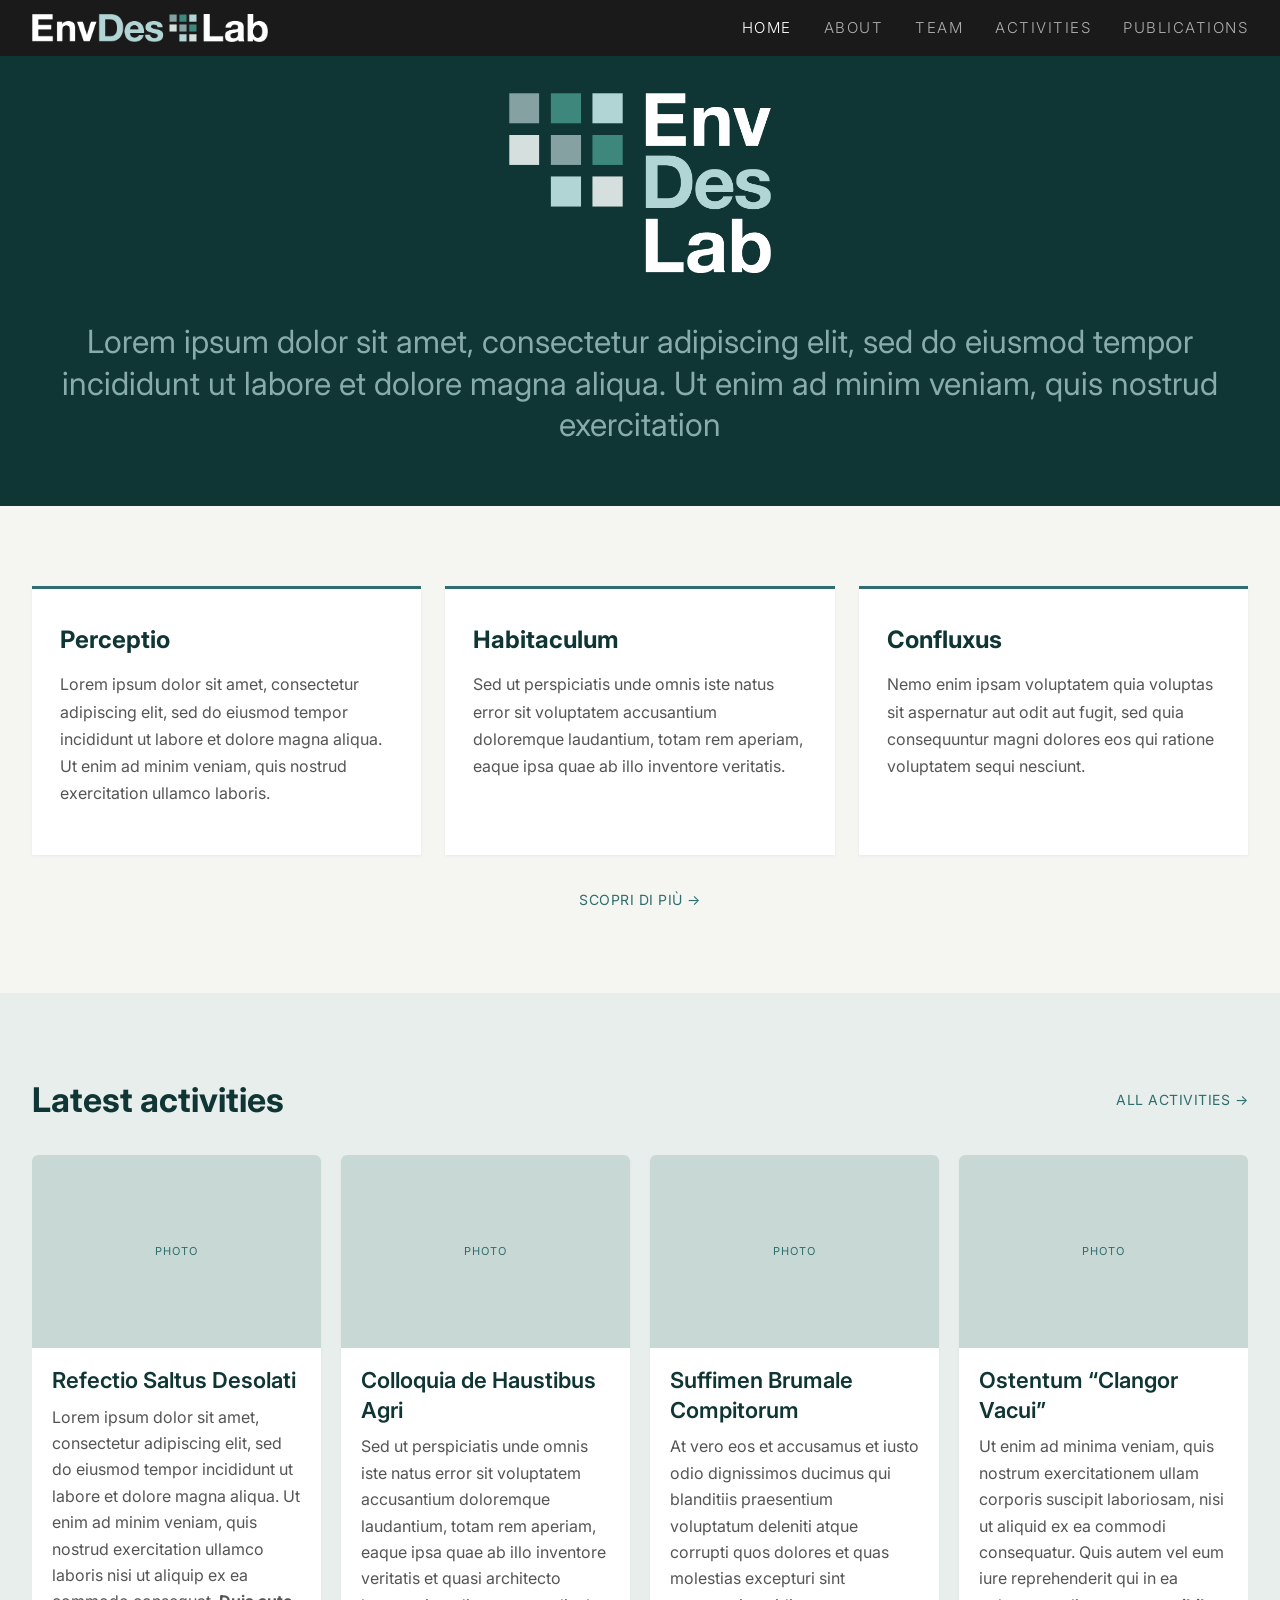
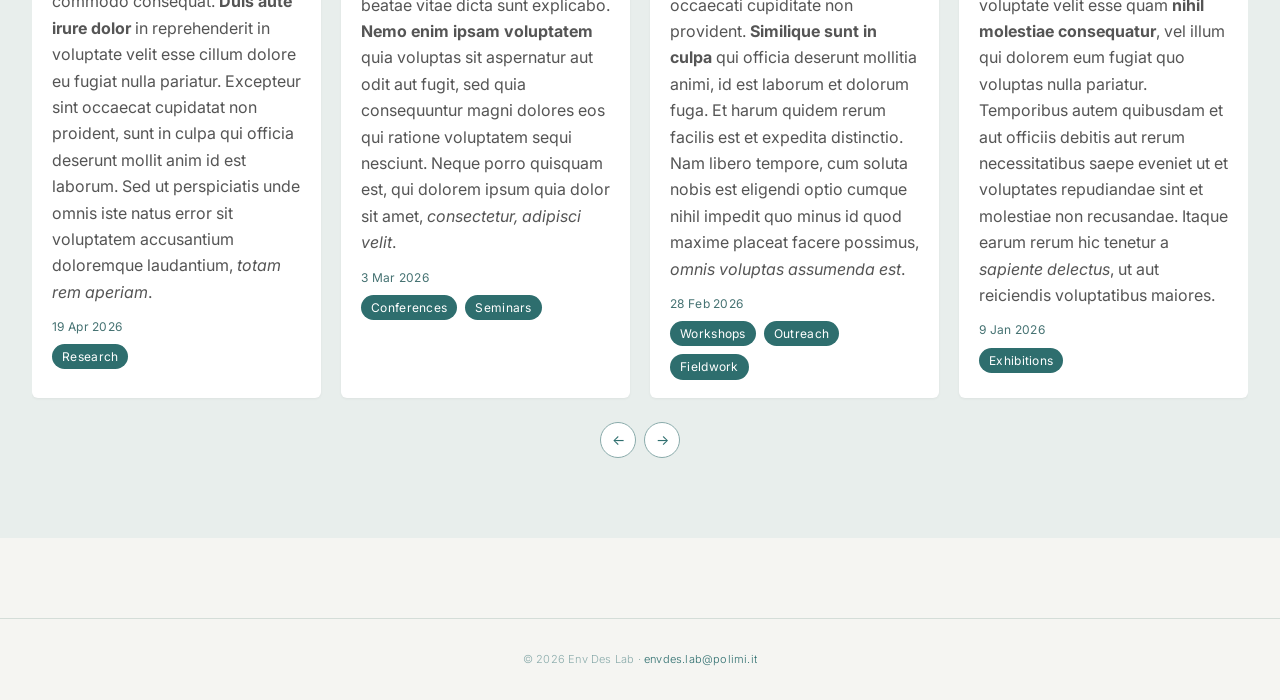
<file: index.html>
<!DOCTYPE html>
<html lang="it">
<head>
    <meta charset="UTF-8">
    <meta name="viewport" content="width=device-width, initial-scale=1.0">
    <title>Env Des Lab — Home</title>
    <link rel="stylesheet" href="css/style.css">
    <link href="https://fonts.googleapis.com/css2?family=Inter:wght@300;400;500;600;700&family=JetBrains+Mono:wght@400;700&display=swap" rel="stylesheet">
    <style>
        /* --- Fathom palette --- */
        :root {
            --deep: #1A1A1A;
            --dark-teal: #0F3534;
            --teal: #2E6E6E;
            --accent: #0D9488;
            --light-teal: #8AABAB;
            --bg: #F5F5F2;
            --card-bg: #FFFFFF;
            --text-primary: #1A1A1A;
            --text-secondary: #555555;
            --text-muted: #8AABAB;
            --border: #D4DDD8;
        }

        /* Nav */
        .nav { background: var(--deep); }
        .nav-logo { display: flex; align-items: center; }
        .nav-logo img { height: 28px; width: auto; }
        .nav-links a { color: rgba(255,255,255,0.65); }
        .nav-links a:hover, .nav-links a.active { color: #fff; }

        /* Hero */
        .hero {
            background: var(--dark-teal);
            color: #fff;
            min-height: 50vh;
            display: flex;
            align-items: flex-end;
            justify-content: center;
            text-align: center;
        }
        .hero-inner {
            width: calc(100% - 64px);
            max-width: 1440px;
            margin: 0 auto;
            padding-bottom: 60px;
        }
        .hero-logo {
            display: flex;
            justify-content: center;
            margin-bottom: 48px;
        }
        .hero-logo img {
            height: 180px;
            width: auto;
        }
        .hero-description {
            font-family: var(--font-primary);
            font-size: 2rem;
            line-height: 1.3;
            color: var(--light-teal);
            max-width: 100%;
            margin: 0 auto;
        }

        /* Features */
        .features { padding: 80px 0; }
        .features-inner {
            width: calc(100% - 64px);
            max-width: 1440px;
            margin: 0 auto;
        }
        .features-grid {
            display: grid;
            grid-template-columns: repeat(3, 1fr);
            gap: 24px;
        }
        .feature-card {
            background: var(--card-bg);
            border-top: 3px solid var(--teal);
            padding: 32px 28px;
            box-shadow: 0 1px 3px rgba(0,0,0,0.05);
            transition: transform 0.2s, box-shadow 0.2s;
        }
        .feature-card:hover {
            transform: translateY(-3px);
            box-shadow: 0 6px 20px rgba(0,0,0,0.1);
        }
        .feature-card h3 {
            font-family: var(--font-primary);
            font-size: 1.5rem;
            font-weight: 700;
            color: var(--dark-teal);
            margin-bottom: 12px;
        }
        .feature-card p {
            font-size: 16px;
            color: var(--text-secondary);
            line-height: 1.7;
            margin-bottom: 16px;
        }
        .features-cta {
            text-align: center;
            margin-top: 32px;
        }
        .feature-link {
            display: inline-flex;
            align-items: center;
            gap: 5px;
            font-family: var(--font-secondary);
            font-size: 14px;
            letter-spacing: 0.5px;
            text-transform: uppercase;
            color: var(--teal);
            text-decoration: none;
            transition: color 0.15s;
        }
        .feature-link:hover {
            color: var(--accent);
            text-decoration: underline;
        }

        /* Activities carousel */
        .activities-section {
            background: #E8EEEC;
            padding: 80px 0;
        }
        .activities-inner {
            width: calc(100% - 64px);
            max-width: 1440px;
            margin: 0 auto;
        }
        .section-header {
            display: flex;
            justify-content: space-between;
            align-items: center;
            margin-bottom: 28px;
        }
        .section-title {
            font-family: var(--font-primary);
            font-size: 34px;
            font-weight: 700;
            color: var(--dark-teal);
        }
        .section-link {
            font-family: var(--font-secondary);
            font-size: 14px;
            letter-spacing: 0.5px;
            text-transform: uppercase;
            color: var(--teal);
            text-decoration: none;
            transition: color 0.15s;
        }
        .section-link:hover { color: var(--accent); }

        .carousel-wrapper { position: relative; }
        .carousel-track {
            display: flex;
            gap: 20px;
            overflow-x: auto;
            scroll-behavior: smooth;
            scroll-snap-type: x mandatory;
            -ms-overflow-style: none;
            scrollbar-width: none;
            padding-bottom: 4px;
        }
        .carousel-track::-webkit-scrollbar { display: none; }

        .carousel-card {
            flex: 0 0 calc((100% - 60px) / 4);
            scroll-snap-align: start;
            background: var(--card-bg);
            border-radius: 6px;
            overflow: hidden;
            box-shadow: 0 1px 3px rgba(0,0,0,0.05);
            text-decoration: none;
            color: inherit;
            transition: transform 0.2s, box-shadow 0.2s;
        }
        .carousel-card:hover {
            transform: translateY(-3px);
            box-shadow: 0 6px 20px rgba(0,0,0,0.1);
        }
        .carousel-image {
            width: 100%;
            aspect-ratio: 3/2;
            background: #C8D8D4;
            display: flex;
            align-items: center;
            justify-content: center;
            color: var(--teal);
            font-family: var(--font-secondary);
            font-size: 11px;
            letter-spacing: 1px;
        }
        .carousel-body { padding: 18px 20px; }
        .carousel-title {
            font-family: var(--font-primary);
            font-size: 22px;
            font-weight: 600;
            color: var(--dark-teal);
            margin-bottom: 8px;
            line-height: 1.35;
        }
        .carousel-text {
            font-size: 16px;
            color: var(--text-secondary);
            line-height: 1.65;
            margin-bottom: 12px;
        }
        .carousel-meta {
            display: flex;
            flex-direction: column;
            gap: 8px;
        }
        .carousel-date {
            font-family: var(--font-secondary);
            font-size: 12px;
            color: #457272;
            letter-spacing: 0.3px;
        }
        .carousel-badges {
            display: flex;
            gap: 8px;
            flex-wrap: wrap;
        }
        .carousel-badge {
            display: inline-block;
            background: var(--teal);
            color: #fff;
            padding: 3px 10px;
            border-radius: 100px;
            font-family: var(--font-secondary);
            font-size: 12px;
            letter-spacing: 0.3px;
        }

        .carousel-nav {
            display: flex;
            gap: 8px;
            margin-top: 20px;
            justify-content: center;
        }
        .carousel-btn {
            width: 36px; height: 36px;
            border: 1px solid var(--light-teal);
            border-radius: 50%;
            background: var(--card-bg);
            cursor: pointer;
            display: flex;
            align-items: center;
            justify-content: center;
            font-size: 14px;
            color: var(--teal);
            transition: background 0.15s, border-color 0.15s;
        }
        .carousel-btn:hover {
            background: var(--dark-teal);
            border-color: var(--dark-teal);
            color: #fff;
        }

        /* Footer */
        .footer { border-color: var(--border); }
        .footer a { color: var(--teal); }

        /* Responsive */
        @media (max-width: 768px) {
            .hero { min-height: 40vh; }
            .hero-logo img { height: 120px; }
            .features-grid { grid-template-columns: 1fr; }
            .carousel-card { flex: 0 0 280px; }
        }
    </style>
</head>
<body>
    <nav class="nav">
        <div class="nav-inner">
            <a href="index.html" class="nav-logo">
                <img src="img/logo-inline-neg.png" alt="Env Des Lab">
            </a>
            <div class="nav-links">
                <a href="index.html" class="active">Home</a>
                <a href="#">About</a>
                <a href="team.html">Team</a>
                <a href="activities.html">Activities</a>
                <a href="publications.html">Publications</a>
            </div>
        </div>
    </nav>

    <!-- Hero -->
    <section class="hero">
        <div class="hero-inner">
            <div class="hero-logo">
                <img src="img/logo-stacked-neg.png" alt="Env Des Lab">
            </div>
            <p class="hero-description">
                Lorem ipsum dolor sit amet, consectetur adipiscing elit, sed do eiusmod tempor incididunt ut labore et dolore magna aliqua. Ut enim ad minim veniam, quis nostrud exercitation
            </p>
        </div>
    </section>

    <!-- 3 Feature blocks -->
    <section class="features">
        <div class="features-inner">
            <div class="features-grid">
                <div class="feature-card">
                    <h3>Perceptio</h3>
                    <p>Lorem ipsum dolor sit amet, consectetur adipiscing elit, sed do eiusmod tempor incididunt ut labore et dolore magna aliqua. Ut enim ad minim veniam, quis nostrud exercitation ullamco laboris.</p>
                </div>
                <div class="feature-card">
                    <h3>Habitaculum</h3>
                    <p>Sed ut perspiciatis unde omnis iste natus error sit voluptatem accusantium doloremque laudantium, totam rem aperiam, eaque ipsa quae ab illo inventore veritatis.</p>
                </div>
                <div class="feature-card">
                    <h3>Confluxus</h3>
                    <p>Nemo enim ipsam voluptatem quia voluptas sit aspernatur aut odit aut fugit, sed quia consequuntur magni dolores eos qui ratione voluptatem sequi nesciunt.</p>
                </div>
            </div>
            <div class="features-cta">
                <a href="#" class="feature-link">Scopri di pi&ugrave; &#x2192;</a>
            </div>
        </div>
    </section>

    <!-- Activities carousel — reverse chronological -->
    <section class="activities-section">
        <div class="activities-inner">
            <div class="section-header">
                <h2 class="section-title">Latest activities</h2>
                <a href="activities.html" class="section-link">All Activities &#x2192;</a>
            </div>
            <div class="carousel-wrapper">
                <div class="carousel-track" id="carouselTrack">

                    <a href="#" class="carousel-card">
                        <div class="carousel-image">PHOTO</div>
                        <div class="carousel-body">
                            <div class="carousel-title">Refectio Saltus Desolati</div>
                            <div class="carousel-text">Lorem ipsum dolor sit amet, consectetur adipiscing elit, sed do eiusmod tempor incididunt ut labore et dolore magna aliqua. Ut enim ad minim veniam, quis nostrud exercitation ullamco laboris nisi ut aliquip ex ea commodo consequat. <strong>Duis aute irure dolor</strong> in reprehenderit in voluptate velit esse cillum dolore eu fugiat nulla pariatur. Excepteur sint occaecat cupidatat non proident, sunt in culpa qui officia deserunt mollit anim id est laborum. Sed ut perspiciatis unde omnis iste natus error sit voluptatem accusantium doloremque laudantium, <em>totam rem aperiam</em>.</div>
                            <div class="carousel-meta">
                                <span class="carousel-date">19 Apr 2026</span>
                                <div class="carousel-badges"><span class="carousel-badge">Research</span></div>
                            </div>
                        </div>
                    </a>

                    <a href="#" class="carousel-card">
                        <div class="carousel-image">PHOTO</div>
                        <div class="carousel-body">
                            <div class="carousel-title">Colloquia de Haustibus Agri</div>
                            <div class="carousel-text">Sed ut perspiciatis unde omnis iste natus error sit voluptatem accusantium doloremque laudantium, totam rem aperiam, eaque ipsa quae ab illo inventore veritatis et quasi architecto beatae vitae dicta sunt explicabo. <strong>Nemo enim ipsam voluptatem</strong> quia voluptas sit aspernatur aut odit aut fugit, sed quia consequuntur magni dolores eos qui ratione voluptatem sequi nesciunt. Neque porro quisquam est, qui dolorem ipsum quia dolor sit amet, <em>consectetur, adipisci velit</em>.</div>
                            <div class="carousel-meta">
                                <span class="carousel-date">3 Mar 2026</span>
                                <div class="carousel-badges"><span class="carousel-badge">Conferences</span><span class="carousel-badge">Seminars</span></div>
                            </div>
                        </div>
                    </a>

                    <a href="#" class="carousel-card">
                        <div class="carousel-image">PHOTO</div>
                        <div class="carousel-body">
                            <div class="carousel-title">Suffimen Brumale Compitorum</div>
                            <div class="carousel-text">At vero eos et accusamus et iusto odio dignissimos ducimus qui blanditiis praesentium voluptatum deleniti atque corrupti quos dolores et quas molestias excepturi sint occaecati cupiditate non provident. <strong>Similique sunt in culpa</strong> qui officia deserunt mollitia animi, id est laborum et dolorum fuga. Et harum quidem rerum facilis est et expedita distinctio. Nam libero tempore, cum soluta nobis est eligendi optio cumque nihil impedit quo minus id quod maxime placeat facere possimus, <em>omnis voluptas assumenda est</em>.</div>
                            <div class="carousel-meta">
                                <span class="carousel-date">28 Feb 2026</span>
                                <div class="carousel-badges"><span class="carousel-badge">Workshops</span><span class="carousel-badge">Outreach</span><span class="carousel-badge">Fieldwork</span></div>
                            </div>
                        </div>
                    </a>

                    <a href="#" class="carousel-card">
                        <div class="carousel-image">PHOTO</div>
                        <div class="carousel-body">
                            <div class="carousel-title">Ostentum &ldquo;Clangor Vacui&rdquo;</div>
                            <div class="carousel-text">Ut enim ad minima veniam, quis nostrum exercitationem ullam corporis suscipit laboriosam, nisi ut aliquid ex ea commodi consequatur. Quis autem vel eum iure reprehenderit qui in ea voluptate velit esse quam <strong>nihil molestiae consequatur</strong>, vel illum qui dolorem eum fugiat quo voluptas nulla pariatur. Temporibus autem quibusdam et aut officiis debitis aut rerum necessitatibus saepe eveniet ut et voluptates repudiandae sint et molestiae non recusandae. Itaque earum rerum hic tenetur a <em>sapiente delectus</em>, ut aut reiciendis voluptatibus maiores.</div>
                            <div class="carousel-meta">
                                <span class="carousel-date">9 Jan 2026</span>
                                <div class="carousel-badges"><span class="carousel-badge">Exhibitions</span></div>
                            </div>
                        </div>
                    </a>

                    <a href="#" class="carousel-card">
                        <div class="carousel-image">PHOTO</div>
                        <div class="carousel-body">
                            <div class="carousel-title">Fabrica Fulgoris et Umbrae</div>
                            <div class="carousel-text">Nemo enim ipsam voluptatem quia voluptas sit aspernatur aut odit aut fugit, sed quia consequuntur magni dolores eos qui ratione voluptatem sequi nesciunt. Neque porro quisquam est, qui dolorem ipsum quia dolor sit amet, consectetur, adipisci velit. <strong>Sed quia non numquam</strong> eius modi tempora incidunt ut labore et dolore magnam aliquam quaerat voluptatem. Ut enim ad minima veniam, quis nostrum exercitationem ullam corporis suscipit laboriosam, <em>nisi ut aliquid ex ea commodi consequatur</em>.</div>
                            <div class="carousel-meta">
                                <span class="carousel-date">11 Dec 2025</span>
                                <div class="carousel-badges"><span class="carousel-badge">Research</span><span class="carousel-badge">Partnerships</span></div>
                            </div>
                        </div>
                    </a>

                    <a href="#" class="carousel-card">
                        <div class="carousel-image">PHOTO</div>
                        <div class="carousel-body">
                            <div class="carousel-title">Crepundia Loci et Aura Vocalis</div>
                            <div class="carousel-text">Lorem ipsum dolor sit amet, consectetur adipiscing elit, sed do eiusmod tempor incididunt ut labore et dolore magna aliqua. Ut enim ad minim veniam, quis nostrud exercitation ullamco laboris nisi ut aliquip ex ea commodo consequat. Duis aute irure dolor in reprehenderit in voluptate velit esse <strong>cillum dolore eu fugiat</strong> nulla pariatur. Excepteur sint occaecat cupidatat non proident, <em>sunt in culpa qui officia</em> deserunt mollit anim id est laborum.</div>
                            <div class="carousel-meta">
                                <span class="carousel-date">12 Nov 2025</span>
                                <div class="carousel-badges"><span class="carousel-badge">Fieldwork</span></div>
                            </div>
                        </div>
                    </a>

                </div>
                <div class="carousel-nav">
                    <button class="carousel-btn" id="prevBtn">&#x2190;</button>
                    <button class="carousel-btn" id="nextBtn">&#x2192;</button>
                </div>
            </div>
        </div>
    </section>

    <footer class="footer">
        <p>&copy; 2026 Env Des Lab &middot; <a href="mailto:envdes.lab@polimi.it">envdes.lab@polimi.it</a></p>
    </footer>

    <script>
        var track = document.getElementById('carouselTrack');
        function getScrollAmount() {
            var card = track.querySelector('.carousel-card');
            return card ? card.offsetWidth + 20 : 300;
        }
        document.getElementById('prevBtn').addEventListener('click', function() {
            track.scrollBy({ left: -getScrollAmount(), behavior: 'smooth' });
        });
        document.getElementById('nextBtn').addEventListener('click', function() {
            track.scrollBy({ left: getScrollAmount(), behavior: 'smooth' });
        });
    </script>
</body>
</html>
</file>
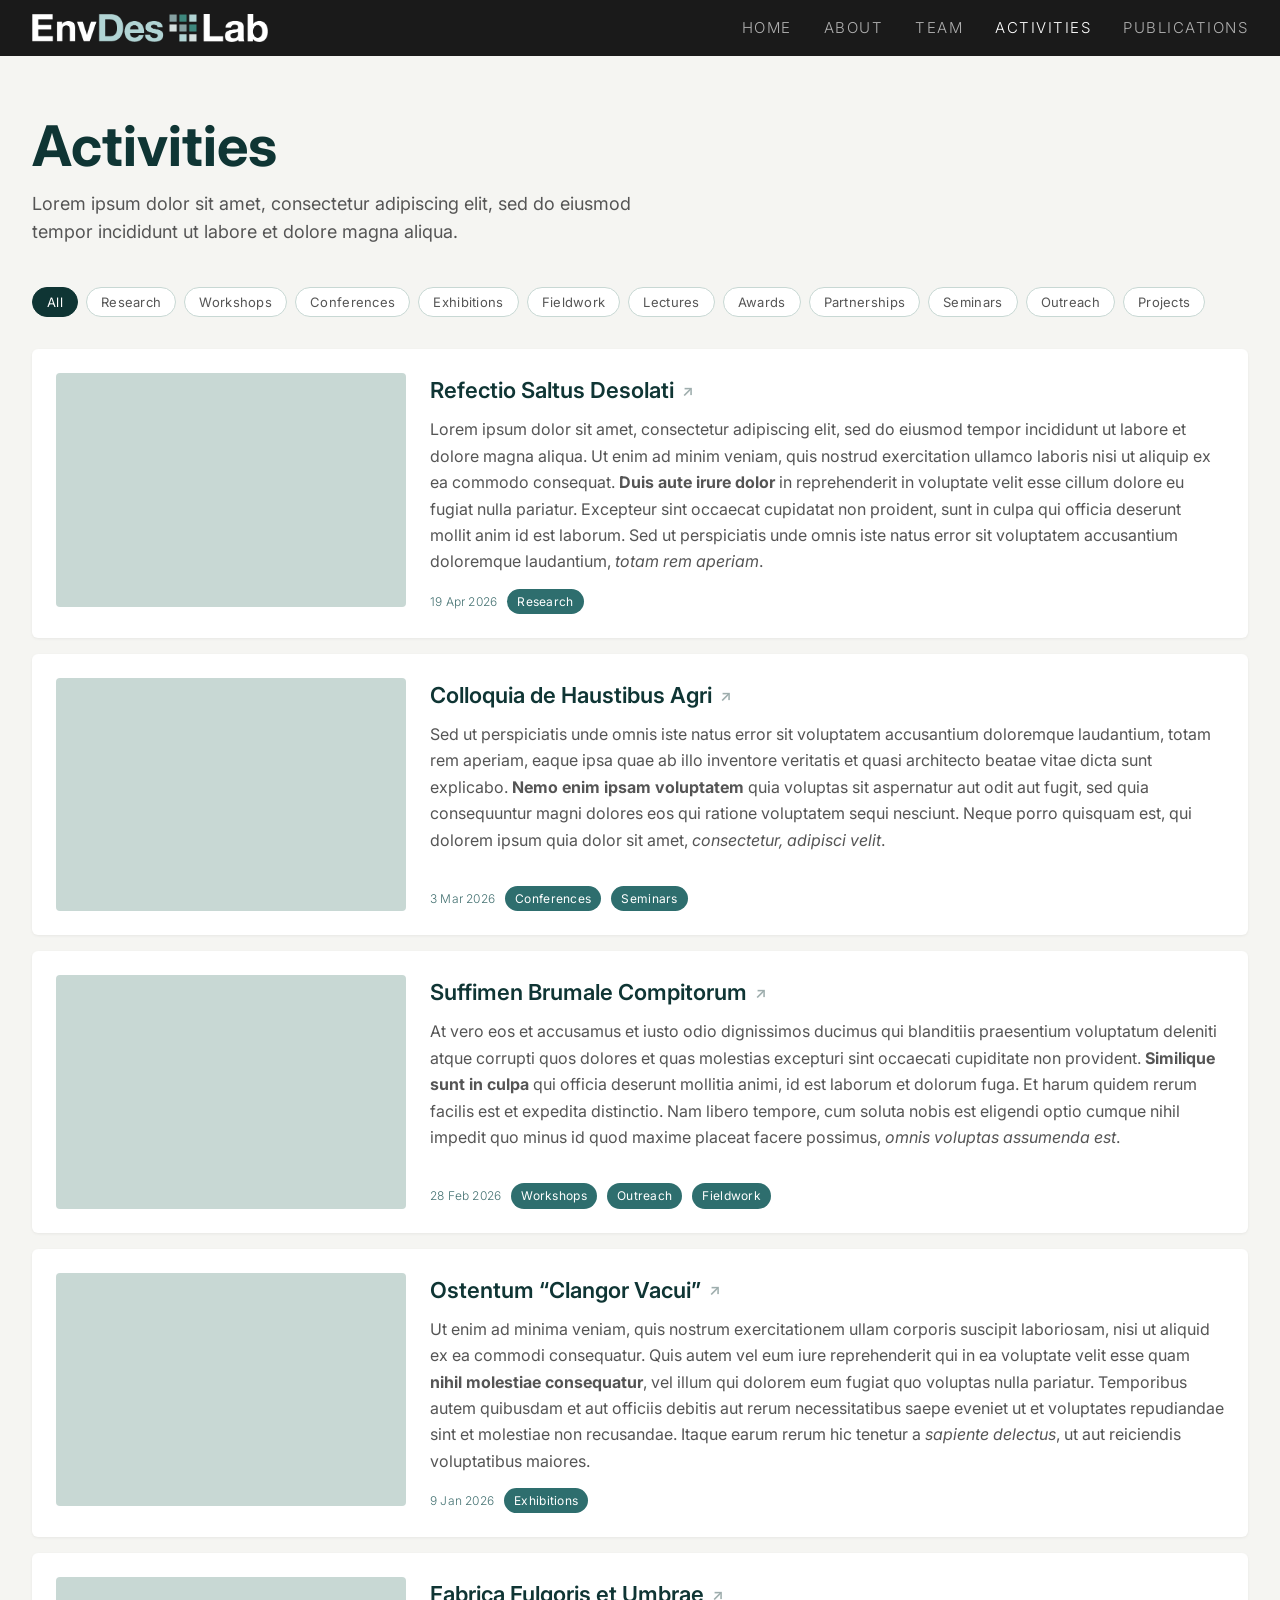
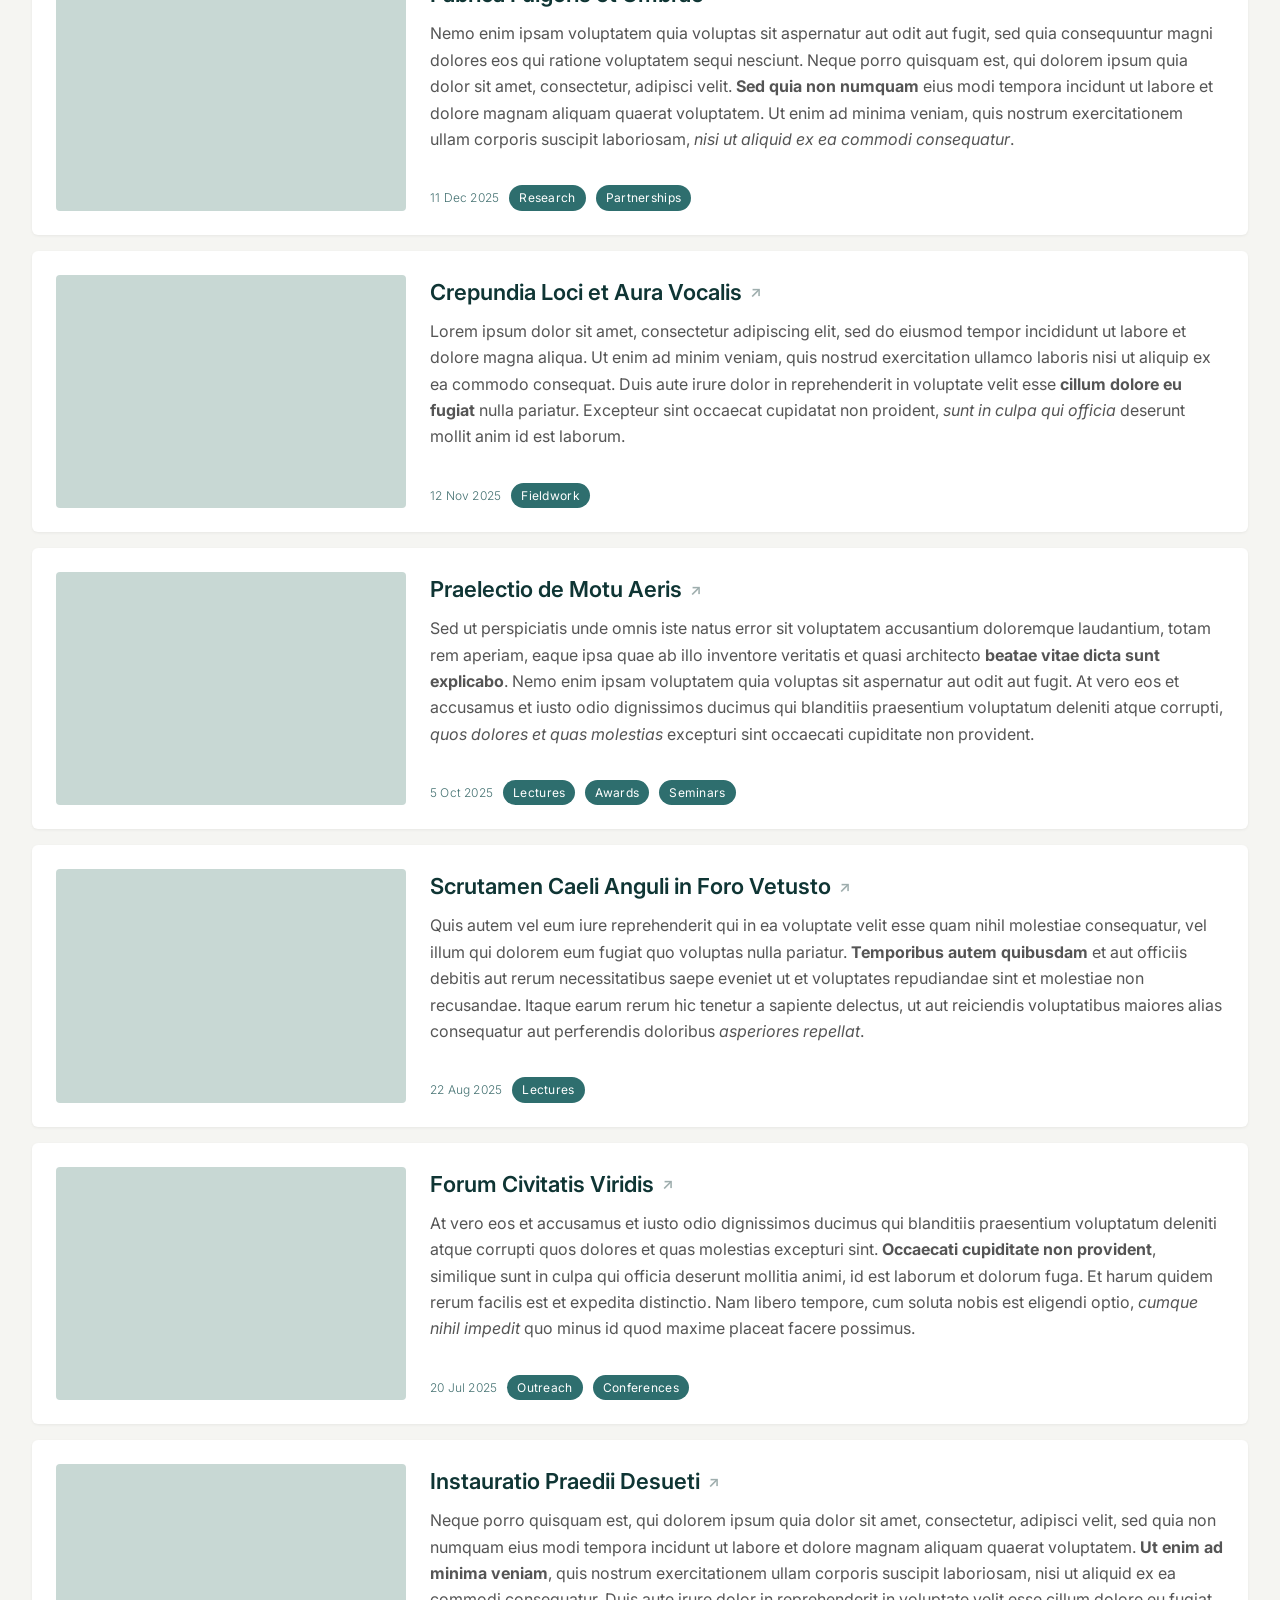
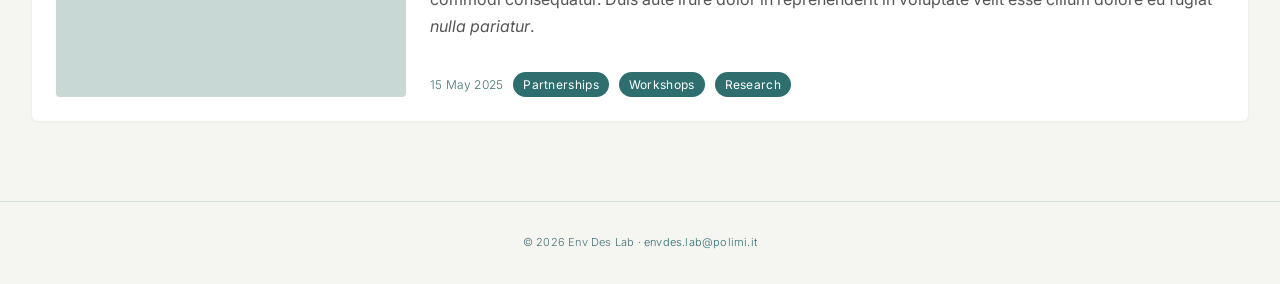
<file: activities.html>
<!DOCTYPE html>
<html lang="it">
<head>
    <meta charset="UTF-8">
    <meta name="viewport" content="width=device-width, initial-scale=1.0">
    <title>Activities — Env Des Lab</title>
    <link rel="stylesheet" href="css/style.css">
    <link href="https://fonts.googleapis.com/css2?family=Inter:wght@300;400;500;600;700&family=JetBrains+Mono:wght@400;700&display=swap" rel="stylesheet">
    <style>
        :root {
            --deep: #1A1A1A;
            --dark-teal: #0F3534;
            --teal: #2E6E6E;
            --accent: #0D9488;
            --light-teal: #8AABAB;
        }
        .nav { background: var(--deep); }
        .nav-logo { display: flex; align-items: center; }
        .nav-logo img { height: 28px; width: auto; }
        .nav-links a { color: rgba(255,255,255,0.65); }
        .nav-links a:hover, .nav-links a.active { color: #fff; }

        .page-header { padding: 60px 0 40px; }
        .page-header h1 {
            font-family: var(--font-primary);
            font-size: 56px; font-weight: 700;
            color: var(--dark-teal); margin-bottom: 12px;
        }
        .page-header p {
            font-size: 18px; color: #555;
            max-width: 600px; line-height: 1.6;
        }

        .filter-btn {
            border: 1px solid #c8d8d4; color: #555; background: #fff;
        }
        .filter-btn:hover { border-color: var(--teal); color: var(--teal); }
        .filter-btn.active { background: var(--dark-teal); color: #fff; border-color: var(--dark-teal); }

        .posts-list {
            display: flex; flex-direction: column;
            gap: 16px; margin-bottom: 64px;
        }

        .post-card {
            display: flex; gap: 24px;
            background: #fff; padding: 24px;
            border-radius: 6px;
            box-shadow: 0 1px 3px rgba(0,0,0,0.06);
            transition: box-shadow 0.2s, transform 0.2s;
            text-decoration: none; color: inherit;
        }
        .post-card:hover {
            box-shadow: 0 6px 20px rgba(0,0,0,0.1);
            transform: translateY(-2px);
        }
        .post-card.hidden { display: none; }

        .post-image {
            width: 350px; height: auto;
            aspect-ratio: 3/2;
            background: #C8D8D4; border-radius: 4px;
            flex-shrink: 0;
            align-self: flex-start;
        }

        .post-content {
            flex: 1; display: flex; flex-direction: column;
            justify-content: space-between;
        }

        .post-title {
            font-family: var(--font-primary);
            font-size: 22px; font-weight: 600;
            color: var(--dark-teal); margin-bottom: 8px;
            display: flex; align-items: center; gap: 8px;
        }
        .post-title::after {
            content: '\2197'; font-size: 15px; opacity: 0.4;
        }

        .post-text {
            font-size: 16px; color: #555;
            line-height: 1.65; margin-bottom: 14px;
        }

        .post-meta-row {
            display: flex; align-items: center;
            gap: 10px; flex-wrap: wrap;
        }

        .meta { color: #457272; font-size: 12px; }

        .category-badge {
            display: inline-block;
            background: var(--teal); color: #fff;
            padding: 3px 10px; border-radius: 100px;
            font-family: var(--font-secondary); font-size: 12px;
            letter-spacing: 0.3px;
        }

        .footer { border-color: var(--border); }
        .footer a { color: var(--teal); }
    </style>
</head>
<body>
    <nav class="nav">
        <div class="nav-inner">
            <a href="index.html" class="nav-logo">
                <img src="img/logo-inline-neg.png" alt="Env Des Lab">
            </a>
            <div class="nav-links">
                <a href="index.html">Home</a>
                <a href="#">About</a>
                <a href="team.html">Team</a>
                <a href="activities.html" class="active">Activities</a>
                <a href="publications.html">Publications</a>
            </div>
        </div>
    </nav>

    <main class="container">
        <div class="page-header">
            <h1>Activities</h1>
            <p>Lorem ipsum dolor sit amet, consectetur adipiscing elit, sed do eiusmod tempor incididunt ut labore et dolore magna aliqua.</p>
        </div>

        <div class="filters">
            <button class="filter-btn active" data-filter="all">All</button>
            <button class="filter-btn" data-filter="research">Research</button>
            <button class="filter-btn" data-filter="workshops">Workshops</button>
            <button class="filter-btn" data-filter="conferences">Conferences</button>
            <button class="filter-btn" data-filter="exhibitions">Exhibitions</button>
            <button class="filter-btn" data-filter="fieldwork">Fieldwork</button>
            <button class="filter-btn" data-filter="lectures">Lectures</button>
            <button class="filter-btn" data-filter="awards">Awards</button>
            <button class="filter-btn" data-filter="partnerships">Partnerships</button>
            <button class="filter-btn" data-filter="seminars">Seminars</button>
            <button class="filter-btn" data-filter="outreach">Outreach</button>
            <button class="filter-btn" data-filter="projects">Projects</button>
        </div>

        <!-- Posts in reverse chronological order -->
        <div class="posts-list">

            <!-- 1 cat -->
            <a href="#" class="post-card" data-category="research">
                <div class="post-image"></div>
                <div class="post-content">
                    <div>
                        <div class="post-title">Refectio Saltus Desolati</div>
                        <div class="post-text">Lorem ipsum dolor sit amet, consectetur adipiscing elit, sed do eiusmod tempor incididunt ut labore et dolore magna aliqua. Ut enim ad minim veniam, quis nostrud exercitation ullamco laboris nisi ut aliquip ex ea commodo consequat. <strong>Duis aute irure dolor</strong> in reprehenderit in voluptate velit esse cillum dolore eu fugiat nulla pariatur. Excepteur sint occaecat cupidatat non proident, sunt in culpa qui officia deserunt mollit anim id est laborum. Sed ut perspiciatis unde omnis iste natus error sit voluptatem accusantium doloremque laudantium, <em>totam rem aperiam</em>.</div>
                    </div>
                    <div class="post-meta-row">
                        <span class="meta">19 Apr 2026</span>
                        <span class="category-badge">Research</span>
                    </div>
                </div>
            </a>

            <!-- 2 cat -->
            <a href="#" class="post-card" data-category="conferences seminars">
                <div class="post-image"></div>
                <div class="post-content">
                    <div>
                        <div class="post-title">Colloquia de Haustibus Agri</div>
                        <div class="post-text">Sed ut perspiciatis unde omnis iste natus error sit voluptatem accusantium doloremque laudantium, totam rem aperiam, eaque ipsa quae ab illo inventore veritatis et quasi architecto beatae vitae dicta sunt explicabo. <strong>Nemo enim ipsam voluptatem</strong> quia voluptas sit aspernatur aut odit aut fugit, sed quia consequuntur magni dolores eos qui ratione voluptatem sequi nesciunt. Neque porro quisquam est, qui dolorem ipsum quia dolor sit amet, <em>consectetur, adipisci velit</em>.</div>
                    </div>
                    <div class="post-meta-row">
                        <span class="meta">3 Mar 2026</span>
                        <span class="category-badge">Conferences</span>
                        <span class="category-badge">Seminars</span>
                    </div>
                </div>
            </a>

            <!-- 3 cat -->
            <a href="#" class="post-card" data-category="workshops outreach fieldwork">
                <div class="post-image"></div>
                <div class="post-content">
                    <div>
                        <div class="post-title">Suffimen Brumale Compitorum</div>
                        <div class="post-text">At vero eos et accusamus et iusto odio dignissimos ducimus qui blanditiis praesentium voluptatum deleniti atque corrupti quos dolores et quas molestias excepturi sint occaecati cupiditate non provident. <strong>Similique sunt in culpa</strong> qui officia deserunt mollitia animi, id est laborum et dolorum fuga. Et harum quidem rerum facilis est et expedita distinctio. Nam libero tempore, cum soluta nobis est eligendi optio cumque nihil impedit quo minus id quod maxime placeat facere possimus, <em>omnis voluptas assumenda est</em>.</div>
                    </div>
                    <div class="post-meta-row">
                        <span class="meta">28 Feb 2026</span>
                        <span class="category-badge">Workshops</span>
                        <span class="category-badge">Outreach</span>
                        <span class="category-badge">Fieldwork</span>
                    </div>
                </div>
            </a>

            <!-- 1 cat -->
            <a href="#" class="post-card" data-category="exhibitions">
                <div class="post-image"></div>
                <div class="post-content">
                    <div>
                        <div class="post-title">Ostentum &ldquo;Clangor Vacui&rdquo;</div>
                        <div class="post-text">Ut enim ad minima veniam, quis nostrum exercitationem ullam corporis suscipit laboriosam, nisi ut aliquid ex ea commodi consequatur. Quis autem vel eum iure reprehenderit qui in ea voluptate velit esse quam <strong>nihil molestiae consequatur</strong>, vel illum qui dolorem eum fugiat quo voluptas nulla pariatur. Temporibus autem quibusdam et aut officiis debitis aut rerum necessitatibus saepe eveniet ut et voluptates repudiandae sint et molestiae non recusandae. Itaque earum rerum hic tenetur a <em>sapiente delectus</em>, ut aut reiciendis voluptatibus maiores.</div>
                    </div>
                    <div class="post-meta-row">
                        <span class="meta">9 Jan 2026</span>
                        <span class="category-badge">Exhibitions</span>
                    </div>
                </div>
            </a>

            <!-- 2 cat -->
            <a href="#" class="post-card" data-category="research partnerships">
                <div class="post-image"></div>
                <div class="post-content">
                    <div>
                        <div class="post-title">Fabrica Fulgoris et Umbrae</div>
                        <div class="post-text">Nemo enim ipsam voluptatem quia voluptas sit aspernatur aut odit aut fugit, sed quia consequuntur magni dolores eos qui ratione voluptatem sequi nesciunt. Neque porro quisquam est, qui dolorem ipsum quia dolor sit amet, consectetur, adipisci velit. <strong>Sed quia non numquam</strong> eius modi tempora incidunt ut labore et dolore magnam aliquam quaerat voluptatem. Ut enim ad minima veniam, quis nostrum exercitationem ullam corporis suscipit laboriosam, <em>nisi ut aliquid ex ea commodi consequatur</em>.</div>
                    </div>
                    <div class="post-meta-row">
                        <span class="meta">11 Dec 2025</span>
                        <span class="category-badge">Research</span>
                        <span class="category-badge">Partnerships</span>
                    </div>
                </div>
            </a>

            <!-- 1 cat -->
            <a href="#" class="post-card" data-category="fieldwork">
                <div class="post-image"></div>
                <div class="post-content">
                    <div>
                        <div class="post-title">Crepundia Loci et Aura Vocalis</div>
                        <div class="post-text">Lorem ipsum dolor sit amet, consectetur adipiscing elit, sed do eiusmod tempor incididunt ut labore et dolore magna aliqua. Ut enim ad minim veniam, quis nostrud exercitation ullamco laboris nisi ut aliquip ex ea commodo consequat. Duis aute irure dolor in reprehenderit in voluptate velit esse <strong>cillum dolore eu fugiat</strong> nulla pariatur. Excepteur sint occaecat cupidatat non proident, <em>sunt in culpa qui officia</em> deserunt mollit anim id est laborum.</div>
                    </div>
                    <div class="post-meta-row">
                        <span class="meta">12 Nov 2025</span>
                        <span class="category-badge">Fieldwork</span>
                    </div>
                </div>
            </a>

            <!-- 3 cat -->
            <a href="#" class="post-card" data-category="lectures awards seminars">
                <div class="post-image"></div>
                <div class="post-content">
                    <div>
                        <div class="post-title">Praelectio de Motu Aeris</div>
                        <div class="post-text">Sed ut perspiciatis unde omnis iste natus error sit voluptatem accusantium doloremque laudantium, totam rem aperiam, eaque ipsa quae ab illo inventore veritatis et quasi architecto <strong>beatae vitae dicta sunt explicabo</strong>. Nemo enim ipsam voluptatem quia voluptas sit aspernatur aut odit aut fugit. At vero eos et accusamus et iusto odio dignissimos ducimus qui blanditiis praesentium voluptatum deleniti atque corrupti, <em>quos dolores et quas molestias</em> excepturi sint occaecati cupiditate non provident.</div>
                    </div>
                    <div class="post-meta-row">
                        <span class="meta">5 Oct 2025</span>
                        <span class="category-badge">Lectures</span>
                        <span class="category-badge">Awards</span>
                        <span class="category-badge">Seminars</span>
                    </div>
                </div>
            </a>

            <!-- 1 cat -->
            <a href="#" class="post-card" data-category="lectures">
                <div class="post-image"></div>
                <div class="post-content">
                    <div>
                        <div class="post-title">Scrutamen Caeli Anguli in Foro Vetusto</div>
                        <div class="post-text">Quis autem vel eum iure reprehenderit qui in ea voluptate velit esse quam nihil molestiae consequatur, vel illum qui dolorem eum fugiat quo voluptas nulla pariatur. <strong>Temporibus autem quibusdam</strong> et aut officiis debitis aut rerum necessitatibus saepe eveniet ut et voluptates repudiandae sint et molestiae non recusandae. Itaque earum rerum hic tenetur a sapiente delectus, ut aut reiciendis voluptatibus maiores alias consequatur aut perferendis doloribus <em>asperiores repellat</em>.</div>
                    </div>
                    <div class="post-meta-row">
                        <span class="meta">22 Aug 2025</span>
                        <span class="category-badge">Lectures</span>
                    </div>
                </div>
            </a>

            <!-- 2 cat -->
            <a href="#" class="post-card" data-category="outreach conferences">
                <div class="post-image"></div>
                <div class="post-content">
                    <div>
                        <div class="post-title">Forum Civitatis Viridis</div>
                        <div class="post-text">At vero eos et accusamus et iusto odio dignissimos ducimus qui blanditiis praesentium voluptatum deleniti atque corrupti quos dolores et quas molestias excepturi sint. <strong>Occaecati cupiditate non provident</strong>, similique sunt in culpa qui officia deserunt mollitia animi, id est laborum et dolorum fuga. Et harum quidem rerum facilis est et expedita distinctio. Nam libero tempore, cum soluta nobis est eligendi optio, <em>cumque nihil impedit</em> quo minus id quod maxime placeat facere possimus.</div>
                    </div>
                    <div class="post-meta-row">
                        <span class="meta">20 Jul 2025</span>
                        <span class="category-badge">Outreach</span>
                        <span class="category-badge">Conferences</span>
                    </div>
                </div>
            </a>

            <!-- 3 cat -->
            <a href="#" class="post-card" data-category="partnerships workshops research">
                <div class="post-image"></div>
                <div class="post-content">
                    <div>
                        <div class="post-title">Instauratio Praedii Desueti</div>
                        <div class="post-text">Neque porro quisquam est, qui dolorem ipsum quia dolor sit amet, consectetur, adipisci velit, sed quia non numquam eius modi tempora incidunt ut labore et dolore magnam aliquam quaerat voluptatem. <strong>Ut enim ad minima veniam</strong>, quis nostrum exercitationem ullam corporis suscipit laboriosam, nisi ut aliquid ex ea commodi consequatur. Duis aute irure dolor in reprehenderit in voluptate velit esse cillum dolore eu fugiat <em>nulla pariatur</em>.</div>
                    </div>
                    <div class="post-meta-row">
                        <span class="meta">15 May 2025</span>
                        <span class="category-badge">Partnerships</span>
                        <span class="category-badge">Workshops</span>
                        <span class="category-badge">Research</span>
                    </div>
                </div>
            </a>

        </div>
    </main>

    <footer class="footer">
        <p>&copy; 2026 Env Des Lab &middot; <a href="mailto:envdes.lab@polimi.it">envdes.lab@polimi.it</a></p>
    </footer>

    <script>
        const filterButtons = document.querySelectorAll('.filter-btn');
        const postCards = document.querySelectorAll('.post-card');

        filterButtons.forEach(button => {
            button.addEventListener('click', function () {
                const filterValue = this.dataset.filter;
                filterButtons.forEach(b => b.classList.remove('active'));
                this.classList.add('active');
                postCards.forEach(card => {
                    var categories = card.dataset.category.split(' ');
                    if (filterValue === 'all' || categories.indexOf(filterValue) !== -1) {
                        card.classList.remove('hidden');
                    } else {
                        card.classList.add('hidden');
                    }
                });
            });
        });
    </script>
</body>
</html>
</file>
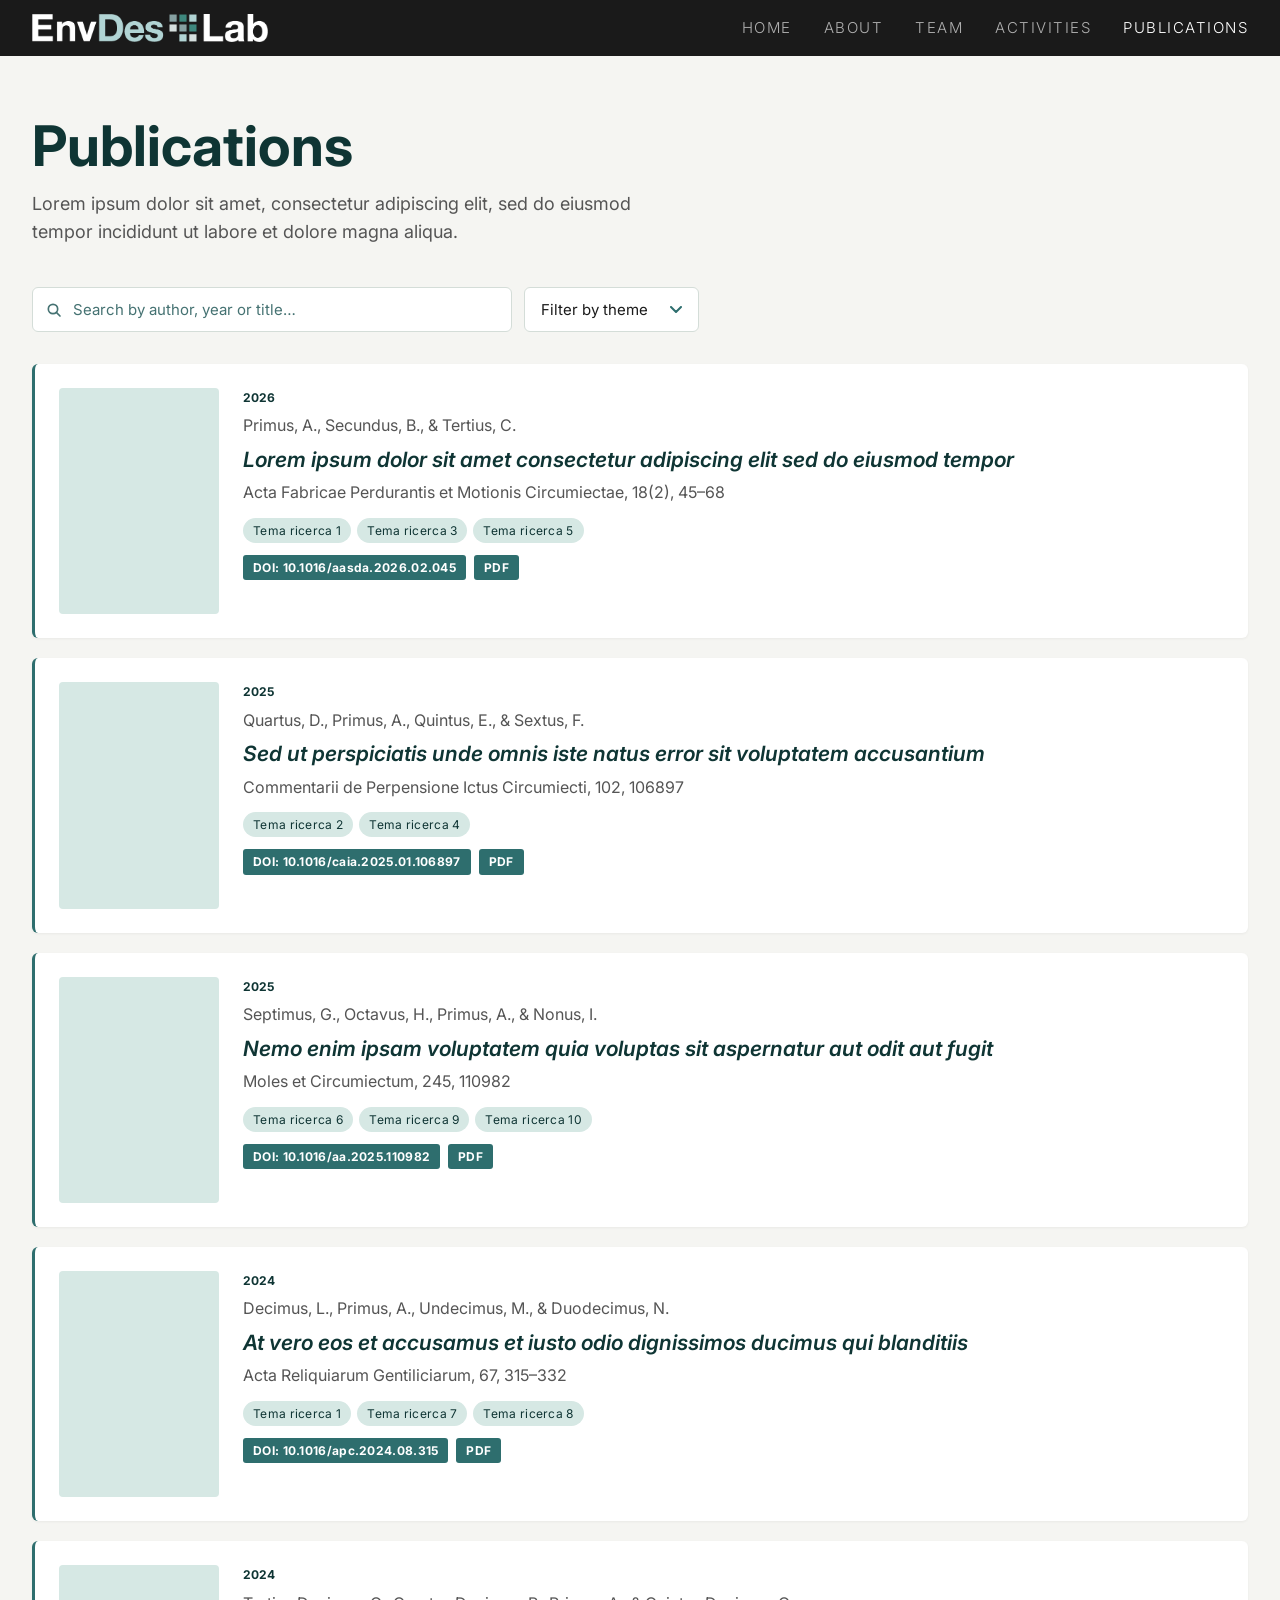
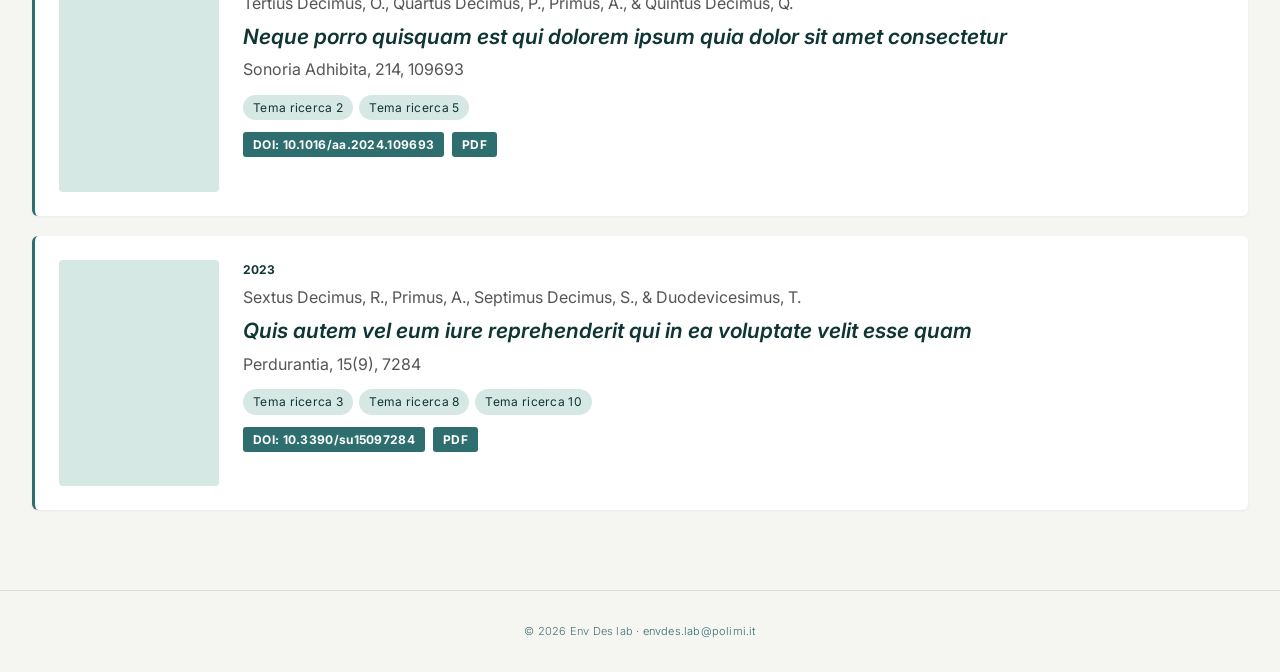
<file: publications.html>
<!DOCTYPE html>
<html lang="it">
<head>
    <meta charset="UTF-8">
    <meta name="viewport" content="width=device-width, initial-scale=1.0">
    <title>Publications — Env Des lab</title>
    <link rel="stylesheet" href="css/style.css">
    <link href="https://fonts.googleapis.com/css2?family=Inter:wght@300;400;500;600;700&family=JetBrains+Mono:wght@400;700&display=swap" rel="stylesheet">
    <style>
        :root {
            --deep: #1A1A1A;
            --dark-teal: #0F3534;
            --teal: #2E6E6E;
            --accent: #0D9488;
            --light-teal: #8AABAB;
        }
        .nav { background: var(--deep); }
        .nav-logo { display: flex; align-items: center; }
        .nav-logo img { height: 28px; width: auto; }
        .nav-links a { color: rgba(255,255,255,0.65); }
        .nav-links a:hover, .nav-links a.active { color: #fff; }

        .page-header { padding: 60px 0 40px; }
        .page-header h1 {
            font-family: var(--font-primary);
            font-size: 56px; font-weight: 700;
            color: var(--dark-teal); margin-bottom: 12px;
        }
        .page-header p {
            font-size: 18px; color: #555;
            max-width: 600px; line-height: 1.6;
        }

        /* Search + filter row */
        .search-filter-row {
            display: flex;
            gap: 12px;
            margin-bottom: 32px;
            align-items: stretch;
        }

        .search-bar {
            position: relative;
            flex: 1;
            max-width: 480px;
        }
        .search-bar input {
            width: 100%;
            font-family: var(--font-primary);
            font-size: 15px;
            padding: 12px 16px 12px 40px;
            border: 1px solid #D4DDD8;
            border-radius: 6px;
            background: #fff;
            color: var(--deep);
            outline: none;
            transition: border-color 0.2s;
            height: 100%;
            box-sizing: border-box;
        }
        .search-bar input:focus { border-color: var(--teal); }
        .search-bar input::placeholder { color: #457272; }
        .search-icon {
            position: absolute; left: 14px; top: 50%;
            transform: translateY(-50%);
            pointer-events: none;
            width: 16px; height: 16px;
        }

        .tag-filter {
            font-family: var(--font-primary);
            font-size: 15px;
            padding: 12px 44px 12px 16px;
            border: 1px solid #D4DDD8;
            border-radius: 6px;
            background: #fff;
            color: var(--deep);
            outline: none;
            cursor: pointer;
            transition: border-color 0.2s, box-shadow 0.2s;
            appearance: none;
            background-image: url("data:image/svg+xml,%3Csvg xmlns='http://www.w3.org/2000/svg' width='12' height='7' fill='none' stroke='%232E6E6E' stroke-width='2' stroke-linecap='round' stroke-linejoin='round'%3E%3Cpolyline points='1 1 6 6 11 1'/%3E%3C/svg%3E");
            background-repeat: no-repeat;
            background-position: right 16px center;
            height: 100%;
            box-sizing: border-box;
        }
        .tag-filter:hover { border-color: var(--teal); }
        .tag-filter:focus {
            border-color: var(--teal);
            box-shadow: 0 0 0 3px rgba(46,110,110,0.12);
        }

        /* Publication list */
        .pub-list {
            display: flex; flex-direction: column;
            gap: 20px; margin-bottom: 64px;
        }

        .pub-card {
            display: flex; gap: 24px;
            background: #fff;
            border-left: 3px solid var(--teal);
            padding: 24px;
            border-radius: 6px;
            box-shadow: 0 1px 3px rgba(0,0,0,0.05);
            transition: box-shadow 0.2s;
        }
        .pub-card:hover { box-shadow: 0 4px 16px rgba(0,0,0,0.1); }
        .pub-card.hidden { display: none; }

        .pub-image {
            width: 160px; height: auto;
            aspect-ratio: 210/297;
            background: #D6E8E4; border-radius: 4px;
            flex-shrink: 0;
        }

        .pub-content { flex: 1; }

        .pub-year {
            font-family: var(--font-secondary);
            font-weight: 700; font-size: 12px;
            color: var(--dark-teal);
            margin-bottom: 6px;
        }
        .pub-authors {
            font-size: 16px;
            color: #555;
            margin-bottom: 6px;
        }
        .pub-title {
            font-family: var(--font-primary);
            font-size: 21px; font-weight: 600;
            font-style: italic;
            color: var(--dark-teal);
            margin-bottom: 6px; line-height: 1.4;
        }
        .pub-journal {
            font-size: 16px;
            color: #555;
            margin-bottom: 12px;
        }

        /* Clickable research tags on publications */
        .pub-tags {
            display: flex;
            flex-wrap: wrap;
            gap: 6px;
            margin-bottom: 12px;
        }
        .pub-tag {
            display: inline-block;
            font-family: var(--font-secondary);
            font-size: 12px;
            letter-spacing: 0.3px;
            padding: 3px 10px;
            border-radius: 100px;
            background: #D6E8E4;
            color: var(--dark-teal);
            text-decoration: none;
            cursor: pointer;
            transition: background 0.15s, color 0.15s;
        }
        .pub-tag:hover {
            background: var(--teal);
            color: #fff;
        }

        .pub-badges { display: flex; gap: 8px; flex-wrap: wrap; }
        .badge {
            display: inline-block;
            background: var(--teal); color: #fff;
            padding: 3px 10px; border-radius: 3px;
            font-family: var(--font-secondary); font-size: 12px;
            letter-spacing: 0.3px;
            text-decoration: none; font-weight: 700;
            transition: background 0.15s;
        }
        .badge:hover { background: var(--dark-teal); }

        .no-results {
            display: none;
            padding: 40px 0;
            text-align: center;
            color: #457272;
            font-size: 15px;
        }
        .no-results.visible { display: block; }

        .footer { border-color: #D4DDD8; }
        .footer a { color: var(--teal); }
    </style>
</head>
<body>
    <nav class="nav">
        <div class="nav-inner">
            <a href="index.html" class="nav-logo">
                <img src="img/logo-inline-neg.png" alt="Env Des Lab">
            </a>
            <div class="nav-links">
                <a href="index.html">Home</a>
                <a href="#">About</a>
                <a href="team.html">Team</a>
                <a href="activities.html">Activities</a>
                <a href="publications.html" class="active">Publications</a>
            </div>
        </div>
    </nav>

    <main class="container">
        <div class="page-header">
            <h1>Publications</h1>
            <p>Lorem ipsum dolor sit amet, consectetur adipiscing elit, sed do eiusmod tempor incididunt ut labore et dolore magna aliqua.</p>
        </div>

        <div class="search-filter-row">
            <div class="search-bar">
                <svg class="search-icon" viewBox="0 0 24 24" fill="none" stroke="#457272" stroke-width="2.5" stroke-linecap="round" stroke-linejoin="round"><circle cx="10.5" cy="10.5" r="7"/><line x1="15.5" y1="15.5" x2="21" y2="21"/></svg>
                <input type="text" id="pubSearch" placeholder="Search by author, year or title&hellip;">
            </div>
            <select id="tagFilter" class="tag-filter">
                <option value="all">Filter by theme</option>
                <option value="tema-1">Tema ricerca 1</option>
                <option value="tema-2">Tema ricerca 2</option>
                <option value="tema-3">Tema ricerca 3</option>
                <option value="tema-4">Tema ricerca 4</option>
                <option value="tema-5">Tema ricerca 5</option>
                <option value="tema-6">Tema ricerca 6</option>
                <option value="tema-7">Tema ricerca 7</option>
                <option value="tema-8">Tema ricerca 8</option>
                <option value="tema-9">Tema ricerca 9</option>
                <option value="tema-10">Tema ricerca 10</option>
            </select>
        </div>

        <div class="pub-list" id="pubList">

            <article class="pub-card" data-search="primus secundus tertius 2026" data-tags="tema-1 tema-3 tema-5">
                <div class="pub-image"></div>
                <div class="pub-content">
                    <div class="pub-year">2026</div>
                    <div class="pub-authors">Primus, A., Secundus, B., &amp; Tertius, C.</div>
                    <div class="pub-title">Lorem ipsum dolor sit amet consectetur adipiscing elit sed do eiusmod tempor</div>
                    <div class="pub-journal">Acta Fabricae Perdurantis et Motionis Circumiectae, 18(2), 45–68</div>
                    <div class="pub-tags">
                        <a href="#" class="pub-tag" data-tag="tema-1">Tema ricerca 1</a>
                        <a href="#" class="pub-tag" data-tag="tema-3">Tema ricerca 3</a>
                        <a href="#" class="pub-tag" data-tag="tema-5">Tema ricerca 5</a>
                    </div>
                    <div class="pub-badges">
                        <a href="#" class="badge">DOI: 10.1016/aasda.2026.02.045</a>
                        <a href="#" class="badge">PDF</a>
                    </div>
                </div>
            </article>

            <article class="pub-card" data-search="quartus primus quintus sextus 2025" data-tags="tema-2 tema-4">
                <div class="pub-image"></div>
                <div class="pub-content">
                    <div class="pub-year">2025</div>
                    <div class="pub-authors">Quartus, D., Primus, A., Quintus, E., &amp; Sextus, F.</div>
                    <div class="pub-title">Sed ut perspiciatis unde omnis iste natus error sit voluptatem accusantium</div>
                    <div class="pub-journal">Commentarii de Perpensione Ictus Circumiecti, 102, 106897</div>
                    <div class="pub-tags">
                        <a href="#" class="pub-tag" data-tag="tema-2">Tema ricerca 2</a>
                        <a href="#" class="pub-tag" data-tag="tema-4">Tema ricerca 4</a>
                    </div>
                    <div class="pub-badges">
                        <a href="#" class="badge">DOI: 10.1016/caia.2025.01.106897</a>
                        <a href="#" class="badge">PDF</a>
                    </div>
                </div>
            </article>

            <article class="pub-card" data-search="septimus octavus primus nonus 2025" data-tags="tema-6 tema-9 tema-10">
                <div class="pub-image"></div>
                <div class="pub-content">
                    <div class="pub-year">2025</div>
                    <div class="pub-authors">Septimus, G., Octavus, H., Primus, A., &amp; Nonus, I.</div>
                    <div class="pub-title">Nemo enim ipsam voluptatem quia voluptas sit aspernatur aut odit aut fugit</div>
                    <div class="pub-journal">Moles et Circumiectum, 245, 110982</div>
                    <div class="pub-tags">
                        <a href="#" class="pub-tag" data-tag="tema-6">Tema ricerca 6</a>
                        <a href="#" class="pub-tag" data-tag="tema-9">Tema ricerca 9</a>
                        <a href="#" class="pub-tag" data-tag="tema-10">Tema ricerca 10</a>
                    </div>
                    <div class="pub-badges">
                        <a href="#" class="badge">DOI: 10.1016/aa.2025.110982</a>
                        <a href="#" class="badge">PDF</a>
                    </div>
                </div>
            </article>

            <article class="pub-card" data-search="decimus primus undecimus duodecimus 2024" data-tags="tema-1 tema-7 tema-8">
                <div class="pub-image"></div>
                <div class="pub-content">
                    <div class="pub-year">2024</div>
                    <div class="pub-authors">Decimus, L., Primus, A., Undecimus, M., &amp; Duodecimus, N.</div>
                    <div class="pub-title">At vero eos et accusamus et iusto odio dignissimos ducimus qui blanditiis</div>
                    <div class="pub-journal">Acta Reliquiarum Gentiliciarum, 67, 315–332</div>
                    <div class="pub-tags">
                        <a href="#" class="pub-tag" data-tag="tema-1">Tema ricerca 1</a>
                        <a href="#" class="pub-tag" data-tag="tema-7">Tema ricerca 7</a>
                        <a href="#" class="pub-tag" data-tag="tema-8">Tema ricerca 8</a>
                    </div>
                    <div class="pub-badges">
                        <a href="#" class="badge">DOI: 10.1016/apc.2024.08.315</a>
                        <a href="#" class="badge">PDF</a>
                    </div>
                </div>
            </article>

            <article class="pub-card" data-search="tertius decimus quartus decimus primus quintus decimus 2024" data-tags="tema-2 tema-5">
                <div class="pub-image"></div>
                <div class="pub-content">
                    <div class="pub-year">2024</div>
                    <div class="pub-authors">Tertius Decimus, O., Quartus Decimus, P., Primus, A., &amp; Quintus Decimus, Q.</div>
                    <div class="pub-title">Neque porro quisquam est qui dolorem ipsum quia dolor sit amet consectetur</div>
                    <div class="pub-journal">Sonoria Adhibita, 214, 109693</div>
                    <div class="pub-tags">
                        <a href="#" class="pub-tag" data-tag="tema-2">Tema ricerca 2</a>
                        <a href="#" class="pub-tag" data-tag="tema-5">Tema ricerca 5</a>
                    </div>
                    <div class="pub-badges">
                        <a href="#" class="badge">DOI: 10.1016/aa.2024.109693</a>
                        <a href="#" class="badge">PDF</a>
                    </div>
                </div>
            </article>

            <article class="pub-card" data-search="sextus decimus primus septimus decimus duodevicesimus 2023" data-tags="tema-3 tema-8 tema-10">
                <div class="pub-image"></div>
                <div class="pub-content">
                    <div class="pub-year">2023</div>
                    <div class="pub-authors">Sextus Decimus, R., Primus, A., Septimus Decimus, S., &amp; Duodevicesimus, T.</div>
                    <div class="pub-title">Quis autem vel eum iure reprehenderit qui in ea voluptate velit esse quam</div>
                    <div class="pub-journal">Perdurantia, 15(9), 7284</div>
                    <div class="pub-tags">
                        <a href="#" class="pub-tag" data-tag="tema-3">Tema ricerca 3</a>
                        <a href="#" class="pub-tag" data-tag="tema-8">Tema ricerca 8</a>
                        <a href="#" class="pub-tag" data-tag="tema-10">Tema ricerca 10</a>
                    </div>
                    <div class="pub-badges">
                        <a href="#" class="badge">DOI: 10.3390/su15097284</a>
                        <a href="#" class="badge">PDF</a>
                    </div>
                </div>
            </article>

        </div>

        <div class="no-results" id="noResults">Nessun risultato. Prova una ricerca diversa.</div>
    </main>

    <footer class="footer">
        <p>&copy; 2026 Env Des lab &middot; <a href="mailto:envdes.lab@polimi.it">envdes.lab@polimi.it</a></p>
    </footer>

    <script>
        var searchInput = document.getElementById('pubSearch');
        var tagFilter = document.getElementById('tagFilter');
        var pubCards = document.querySelectorAll('.pub-card');
        var noResults = document.getElementById('noResults');

        function filterPubs() {
            var q = searchInput.value.toLowerCase().trim();
            var tag = tagFilter.value;
            var visible = 0;
            pubCards.forEach(function(card) {
                var haystack = card.dataset.search + ' ' + card.textContent.toLowerCase();
                var matchSearch = !q || haystack.indexOf(q) !== -1;
                var matchTag = tag === 'all' || (card.dataset.tags && card.dataset.tags.indexOf(tag) !== -1);
                var match = matchSearch && matchTag;
                card.classList.toggle('hidden', !match);
                if (match) visible++;
            });
            noResults.classList.toggle('visible', visible === 0);
        }

        searchInput.addEventListener('input', filterPubs);
        tagFilter.addEventListener('change', filterPubs);

        /* Clicking a tag on a pub card selects it in the dropdown and filters */
        document.querySelectorAll('.pub-tag').forEach(function(tag) {
            tag.addEventListener('click', function(e) {
                e.preventDefault();
                e.stopPropagation();
                tagFilter.value = this.dataset.tag;
                filterPubs();
                document.querySelector('.search-filter-row').scrollIntoView({ behavior: 'smooth' });
            });
        });
    </script>
</body>
</html>
</file>
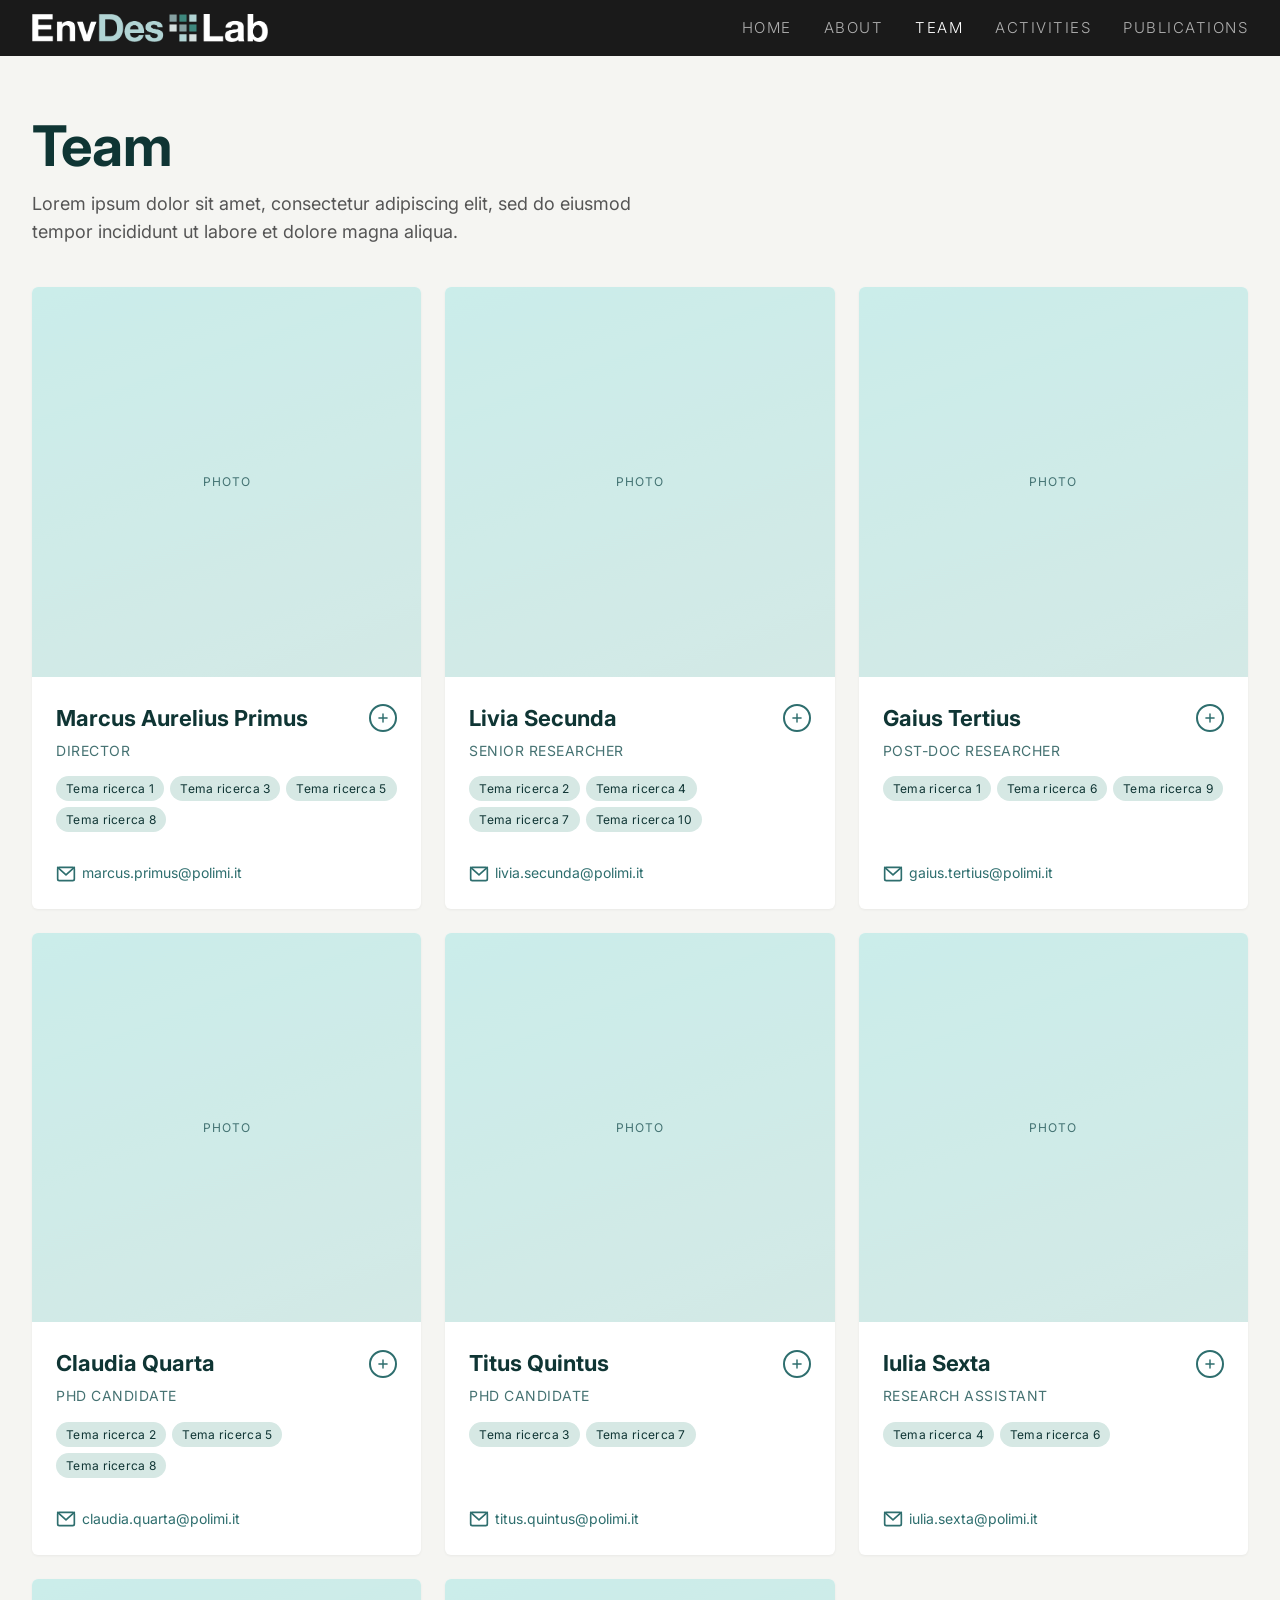
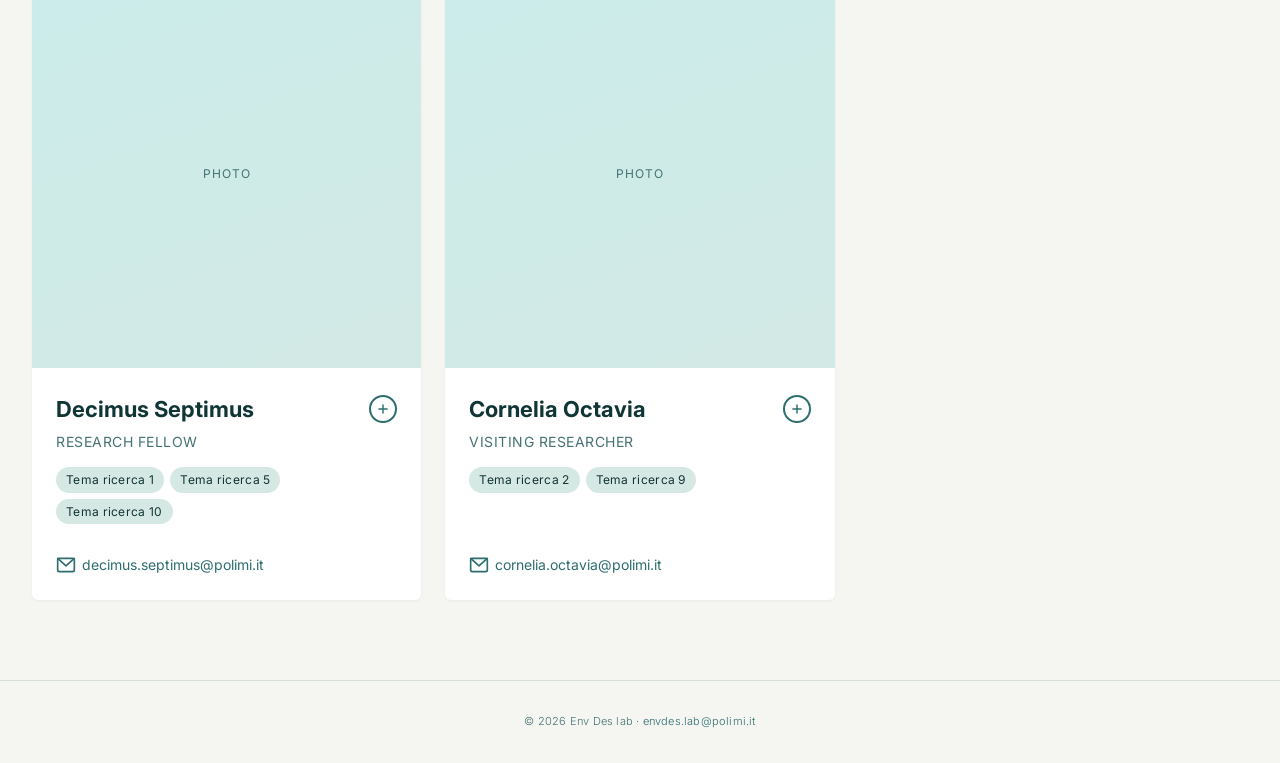
<file: team.html>
<!DOCTYPE html>
<html lang="it">
<head>
    <meta charset="UTF-8">
    <meta name="viewport" content="width=device-width, initial-scale=1.0">
    <title>Team — Env Des lab</title>
    <link rel="stylesheet" href="css/style.css">
    <link href="https://fonts.googleapis.com/css2?family=Inter:wght@300;400;500;600;700&family=JetBrains+Mono:wght@400;700&display=swap" rel="stylesheet">
    <style>
        :root {
            --deep: #1A1A1A;
            --dark-teal: #0F3534;
            --teal: #2E6E6E;
            --accent: #0D9488;
            --light-teal: #8AABAB;
        }
        .nav { background: var(--deep); }
        .nav-logo { display: flex; align-items: center; }
        .nav-logo img { height: 28px; width: auto; }
        .nav-links a { color: rgba(255,255,255,0.65); }
        .nav-links a:hover, .nav-links a.active { color: #fff; }

        .page-header { padding: 60px 0 40px; }
        .page-header h1 {
            font-family: var(--font-primary);
            font-size: 56px; font-weight: 700;
            color: var(--dark-teal); margin-bottom: 12px;
        }
        .page-header p {
            font-size: 18px; color: #555;
            max-width: 600px; line-height: 1.6;
        }

        /* Team grid */
        .team-grid {
            display: grid;
            grid-template-columns: repeat(3, 1fr);
            gap: 24px;
            margin-bottom: 64px;
        }

        .team-card {
            background: #fff;
            border-radius: 6px;
            overflow: hidden;
            box-shadow: 0 1px 3px rgba(0,0,0,0.05);
            transition: box-shadow 0.2s, transform 0.2s;
            cursor: pointer;
            display: flex;
            flex-direction: column;
        }
        .team-card:hover {
            box-shadow: 0 6px 20px rgba(0,0,0,0.1);
            transform: translateY(-2px);
        }

        .team-photo {
            position: relative;
            width: 100%;
            aspect-ratio: 1 / 1;
            background: #D6E8E4;
            display: flex;
            align-items: center;
            justify-content: center;
            color: #457272;
            font-family: var(--font-secondary);
            font-size: 12px;
            letter-spacing: 1px;
            overflow: hidden;
        }
        .team-photo img {
            width: 100%;
            height: 100%;
            object-fit: cover;
            filter: grayscale(100%);
            mix-blend-mode: multiply;
        }
        .team-photo::after {
            content: '';
            position: absolute;
            inset: 0;
            background: linear-gradient(160deg, rgba(46,110,110,0.35) 0%, rgba(15,53,52,0.2) 100%);
            mix-blend-mode: color;
            pointer-events: none;
        }

        .team-info {
            padding: 24px;
            display: flex;
            flex-direction: column;
            flex: 1;
        }

        .team-name {
            font-family: var(--font-primary);
            font-size: 22px;
            font-weight: 700;
            color: var(--dark-teal);
            margin-bottom: 4px;
            display: flex;
            align-items: center;
            justify-content: space-between;
            cursor: pointer;
            transition: color 0.15s;
        }
        .team-name:hover { color: var(--accent); }
        .team-name .toggle-icon {
            display: inline-flex;
            align-items: center;
            justify-content: center;
            width: 28px;
            height: 28px;
            flex-shrink: 0;
            border: 2px solid var(--teal);
            border-radius: 50%;
            color: var(--teal);
            transition: transform 0.3s ease, background 0.2s, color 0.2s;
        }
        .team-name .toggle-icon svg {
            width: 14px;
            height: 14px;
            stroke: currentColor;
            fill: none;
            stroke-width: 2.5;
            stroke-linecap: round;
            stroke-linejoin: round;
        }
        .team-card:hover .toggle-icon {
            background: var(--teal);
            color: #fff;
        }
        .team-name.open .toggle-icon {
            transform: rotate(45deg);
            background: var(--dark-teal);
            border-color: var(--dark-teal);
            color: #fff;
        }

        .team-role {
            font-family: var(--font-secondary);
            font-size: 14px;
            letter-spacing: 0.5px;
            color: #457272;
            text-transform: uppercase;
            margin-bottom: 14px;
        }

        /* Research interest tags */
        .team-tags {
            display: flex;
            flex-wrap: wrap;
            gap: 6px;
            margin-bottom: 14px;
        }
        .team-tag {
            font-family: var(--font-secondary);
            font-size: 12px;
            letter-spacing: 0.3px;
            padding: 3px 10px;
            border-radius: 100px;
            background: #D6E8E4;
            color: var(--dark-teal);
        }

        /* Accordion bio — toggle is now on .team-name */

        .team-bio {
            font-size: 16px;
            color: #555;
            line-height: 1.7;
            overflow: hidden;
            max-height: 0;
            transition: max-height 0.35s ease, opacity 0.25s ease;
            opacity: 0;
            margin-bottom: 0;
        }
        .team-bio.open {
            max-height: 600px;
            opacity: 1;
            margin-bottom: 18px;
        }

        .team-bio .bio-polimi-link {
            display: inline-flex;
            align-items: center;
            gap: 4px;
            font-family: var(--font-secondary);
            font-size: 14px;
            color: var(--teal);
            text-decoration: none;
            margin-top: 10px;
            transition: color 0.15s;
        }
        .team-bio .bio-polimi-link:hover {
            color: var(--dark-teal);
            text-decoration: underline;
        }

        .team-links {
            display: flex;
            flex-direction: column;
            gap: 6px;
            margin-top: auto;
            padding-top: 16px;
        }

        .team-link {
            display: inline-flex;
            align-items: center;
            gap: 6px;
            font-family: var(--font-secondary);
            font-size: 14px;
            color: var(--teal);
            text-decoration: none;
            transition: color 0.15s;
        }
        .team-link:hover {
            color: var(--dark-teal);
            text-decoration: underline;
        }
        .team-link-icon {
            display: inline-flex;
            align-items: center;
        }
        .team-link-icon svg {
            width: 20px;
            height: 20px;
            stroke: currentColor;
            fill: none;
            stroke-width: 2;
            stroke-linecap: round;
            stroke-linejoin: round;
        }
        .bio-polimi-link .ext-icon {
            display: inline-flex;
            align-items: center;
        }
        .bio-polimi-link .ext-icon svg {
            width: 18px;
            height: 18px;
            stroke: currentColor;
            fill: none;
            stroke-width: 2.5;
            stroke-linecap: round;
            stroke-linejoin: round;
        }

        .footer { border-color: #D4DDD8; }
        .footer a { color: var(--teal); }
    </style>
</head>
<body>
    <nav class="nav">
        <div class="nav-inner">
            <a href="index.html" class="nav-logo">
                <img src="img/logo-inline-neg.png" alt="Env Des Lab">
            </a>
            <div class="nav-links">
                <a href="index.html">Home</a>
                <a href="#">About</a>
                <a href="team.html" class="active">Team</a>
                <a href="activities.html">Activities</a>
                <a href="publications.html">Publications</a>
            </div>
        </div>
    </nav>

    <main class="container">
        <div class="page-header">
            <h1>Team</h1>
            <p>Lorem ipsum dolor sit amet, consectetur adipiscing elit, sed do eiusmod tempor incididunt ut labore et dolore magna aliqua.</p>
        </div>

        <div class="team-grid">

            <!-- 1 — Director — 4 tags -->
            <div class="team-card">
                <div class="team-photo">PHOTO</div>
                <div class="team-info">
                    <div class="team-name" data-bio-toggle>Marcus Aurelius Primus <span class="toggle-icon"><svg viewBox="0 0 24 24"><line x1="12" y1="5" x2="12" y2="19"/><line x1="5" y1="12" x2="19" y2="12"/></svg></span></div>
                    <div class="team-role">Director</div>
                    <div class="team-tags">
                        <span class="team-tag">Tema ricerca 1</span>
                        <span class="team-tag">Tema ricerca 3</span>
                        <span class="team-tag">Tema ricerca 5</span>
                        <span class="team-tag">Tema ricerca 8</span>
                    </div>
                    <div class="team-bio">Lorem ipsum dolor sit amet, consectetur adipiscing elit, sed do eiusmod tempor incididunt ut labore et dolore magna aliqua. Ut enim ad minim veniam, quis nostrud exercitation ullamco laboris nisi ut aliquip ex ea commodo consequat. Duis aute irure dolor in reprehenderit in voluptate velit esse cillum dolore eu fugiat nulla pariatur. Excepteur sint occaecat cupidatat non proident, sunt in culpa qui officia deserunt mollit anim id est laborum. Sed ut perspiciatis unde omnis iste natus error sit voluptatem accusantium doloremque laudantium.<br><a href="#" class="bio-polimi-link"><span class="ext-icon"><svg viewBox="0 0 24 24"><path d="M18 13v6a2 2 0 0 1-2 2H5a2 2 0 0 1-2-2V8a2 2 0 0 1 2-2h6"/><polyline points="15 3 21 3 21 9"/><line x1="10" y1="14" x2="21" y2="3"/></svg></span> Pagina istituzionale PoliMi</a></div>
                    <div class="team-links">
                        <a href="#" class="team-link"><span class="team-link-icon"><svg viewBox="0 0 24 24"><rect x="2" y="4" width="20" height="16" rx="2"/><polyline points="2 4 12 13 22 4"/></svg></span> marcus.primus@polimi.it</a>
                    </div>
                </div>
            </div>

            <!-- 2 — Senior Researcher — 4 tags -->
            <div class="team-card">
                <div class="team-photo">PHOTO</div>
                <div class="team-info">
                    <div class="team-name" data-bio-toggle>Livia Secunda <span class="toggle-icon"><svg viewBox="0 0 24 24"><line x1="12" y1="5" x2="12" y2="19"/><line x1="5" y1="12" x2="19" y2="12"/></svg></span></div>
                    <div class="team-role">Senior Researcher</div>
                    <div class="team-tags">
                        <span class="team-tag">Tema ricerca 2</span>
                        <span class="team-tag">Tema ricerca 4</span>
                        <span class="team-tag">Tema ricerca 7</span>
                        <span class="team-tag">Tema ricerca 10</span>
                    </div>
                    <div class="team-bio">Sed ut perspiciatis unde omnis iste natus error sit voluptatem accusantium doloremque laudantium, totam rem aperiam, eaque ipsa quae ab illo inventore veritatis et quasi architecto beatae vitae dicta sunt explicabo. Nemo enim ipsam voluptatem quia voluptas sit aspernatur aut odit aut fugit, sed quia consequuntur magni dolores eos qui ratione voluptatem sequi nesciunt. Neque porro quisquam est, qui dolorem ipsum quia dolor sit amet, consectetur, adipisci velit.<br><a href="#" class="bio-polimi-link"><span class="ext-icon"><svg viewBox="0 0 24 24"><path d="M18 13v6a2 2 0 0 1-2 2H5a2 2 0 0 1-2-2V8a2 2 0 0 1 2-2h6"/><polyline points="15 3 21 3 21 9"/><line x1="10" y1="14" x2="21" y2="3"/></svg></span> Pagina istituzionale PoliMi</a></div>
                    <div class="team-links">
                        <a href="#" class="team-link"><span class="team-link-icon"><svg viewBox="0 0 24 24"><rect x="2" y="4" width="20" height="16" rx="2"/><polyline points="2 4 12 13 22 4"/></svg></span> livia.secunda@polimi.it</a>
                    </div>
                </div>
            </div>

            <!-- 3 — Post-doc — 3 tags -->
            <div class="team-card">
                <div class="team-photo">PHOTO</div>
                <div class="team-info">
                    <div class="team-name" data-bio-toggle>Gaius Tertius <span class="toggle-icon"><svg viewBox="0 0 24 24"><line x1="12" y1="5" x2="12" y2="19"/><line x1="5" y1="12" x2="19" y2="12"/></svg></span></div>
                    <div class="team-role">Post-doc Researcher</div>
                    <div class="team-tags">
                        <span class="team-tag">Tema ricerca 1</span>
                        <span class="team-tag">Tema ricerca 6</span>
                        <span class="team-tag">Tema ricerca 9</span>
                    </div>
                    <div class="team-bio">At vero eos et accusamus et iusto odio dignissimos ducimus qui blanditiis praesentium voluptatum deleniti atque corrupti quos dolores et quas molestias excepturi sint occaecati cupiditate non provident. Similique sunt in culpa qui officia deserunt mollitia animi, id est laborum et dolorum fuga. Et harum quidem rerum facilis est et expedita distinctio. Nam libero tempore, cum soluta nobis est eligendi optio cumque nihil impedit.<br><a href="#" class="bio-polimi-link"><span class="ext-icon"><svg viewBox="0 0 24 24"><path d="M18 13v6a2 2 0 0 1-2 2H5a2 2 0 0 1-2-2V8a2 2 0 0 1 2-2h6"/><polyline points="15 3 21 3 21 9"/><line x1="10" y1="14" x2="21" y2="3"/></svg></span> Pagina istituzionale PoliMi</a></div>
                    <div class="team-links">
                        <a href="#" class="team-link"><span class="team-link-icon"><svg viewBox="0 0 24 24"><rect x="2" y="4" width="20" height="16" rx="2"/><polyline points="2 4 12 13 22 4"/></svg></span> gaius.tertius@polimi.it</a>
                    </div>
                </div>
            </div>

            <!-- 4 — PhD Candidate — 3 tags -->
            <div class="team-card">
                <div class="team-photo">PHOTO</div>
                <div class="team-info">
                    <div class="team-name" data-bio-toggle>Claudia Quarta <span class="toggle-icon"><svg viewBox="0 0 24 24"><line x1="12" y1="5" x2="12" y2="19"/><line x1="5" y1="12" x2="19" y2="12"/></svg></span></div>
                    <div class="team-role">PhD Candidate</div>
                    <div class="team-tags">
                        <span class="team-tag">Tema ricerca 2</span>
                        <span class="team-tag">Tema ricerca 5</span>
                        <span class="team-tag">Tema ricerca 8</span>
                    </div>
                    <div class="team-bio">Quis autem vel eum iure reprehenderit qui in ea voluptate velit esse quam nihil molestiae consequatur, vel illum qui dolorem eum fugiat quo voluptas nulla pariatur. Temporibus autem quibusdam et aut officiis debitis aut rerum necessitatibus saepe eveniet ut et voluptates repudiandae sint et molestiae non recusandae. Itaque earum rerum hic tenetur a sapiente delectus, ut aut reiciendis voluptatibus maiores alias consequatur aut perferendis doloribus asperiores repellat.<br><a href="#" class="bio-polimi-link"><span class="ext-icon"><svg viewBox="0 0 24 24"><path d="M18 13v6a2 2 0 0 1-2 2H5a2 2 0 0 1-2-2V8a2 2 0 0 1 2-2h6"/><polyline points="15 3 21 3 21 9"/><line x1="10" y1="14" x2="21" y2="3"/></svg></span> Pagina istituzionale PoliMi</a></div>
                    <div class="team-links">
                        <a href="#" class="team-link"><span class="team-link-icon"><svg viewBox="0 0 24 24"><rect x="2" y="4" width="20" height="16" rx="2"/><polyline points="2 4 12 13 22 4"/></svg></span> claudia.quarta@polimi.it</a>
                    </div>
                </div>
            </div>

            <!-- 5 — PhD Candidate — 2 tags -->
            <div class="team-card">
                <div class="team-photo">PHOTO</div>
                <div class="team-info">
                    <div class="team-name" data-bio-toggle>Titus Quintus <span class="toggle-icon"><svg viewBox="0 0 24 24"><line x1="12" y1="5" x2="12" y2="19"/><line x1="5" y1="12" x2="19" y2="12"/></svg></span></div>
                    <div class="team-role">PhD Candidate</div>
                    <div class="team-tags">
                        <span class="team-tag">Tema ricerca 3</span>
                        <span class="team-tag">Tema ricerca 7</span>
                    </div>
                    <div class="team-bio">Ut enim ad minima veniam, quis nostrum exercitationem ullam corporis suscipit laboriosam, nisi ut aliquid ex ea commodi consequatur. Nemo enim ipsam voluptatem quia voluptas sit aspernatur aut odit aut fugit, sed quia consequuntur magni dolores eos qui ratione voluptatem sequi nesciunt. Neque porro quisquam est, qui dolorem ipsum quia dolor sit amet, consectetur, adipisci velit, sed quia non numquam eius modi tempora incidunt ut labore et dolore magnam aliquam quaerat voluptatem.<br><a href="#" class="bio-polimi-link"><span class="ext-icon"><svg viewBox="0 0 24 24"><path d="M18 13v6a2 2 0 0 1-2 2H5a2 2 0 0 1-2-2V8a2 2 0 0 1 2-2h6"/><polyline points="15 3 21 3 21 9"/><line x1="10" y1="14" x2="21" y2="3"/></svg></span> Pagina istituzionale PoliMi</a></div>
                    <div class="team-links">
                        <a href="#" class="team-link"><span class="team-link-icon"><svg viewBox="0 0 24 24"><rect x="2" y="4" width="20" height="16" rx="2"/><polyline points="2 4 12 13 22 4"/></svg></span> titus.quintus@polimi.it</a>
                    </div>
                </div>
            </div>

            <!-- 6 — Research Assistant — 2 tags -->
            <div class="team-card">
                <div class="team-photo">PHOTO</div>
                <div class="team-info">
                    <div class="team-name" data-bio-toggle>Iulia Sexta <span class="toggle-icon"><svg viewBox="0 0 24 24"><line x1="12" y1="5" x2="12" y2="19"/><line x1="5" y1="12" x2="19" y2="12"/></svg></span></div>
                    <div class="team-role">Research Assistant</div>
                    <div class="team-tags">
                        <span class="team-tag">Tema ricerca 4</span>
                        <span class="team-tag">Tema ricerca 6</span>
                    </div>
                    <div class="team-bio">Nam libero tempore, cum soluta nobis est eligendi optio cumque nihil impedit quo minus id quod maxime placeat facere possimus, omnis voluptas assumenda est, omnis dolor repellendus. Temporibus autem quibusdam et aut officiis debitis aut rerum necessitatibus saepe eveniet ut et voluptates repudiandae sint et molestiae non recusandae. Itaque earum rerum hic tenetur a sapiente delectus, ut aut reiciendis voluptatibus maiores alias consequatur aut perferendis doloribus.<br><a href="#" class="bio-polimi-link"><span class="ext-icon"><svg viewBox="0 0 24 24"><path d="M18 13v6a2 2 0 0 1-2 2H5a2 2 0 0 1-2-2V8a2 2 0 0 1 2-2h6"/><polyline points="15 3 21 3 21 9"/><line x1="10" y1="14" x2="21" y2="3"/></svg></span> Pagina istituzionale PoliMi</a></div>
                    <div class="team-links">
                        <a href="#" class="team-link"><span class="team-link-icon"><svg viewBox="0 0 24 24"><rect x="2" y="4" width="20" height="16" rx="2"/><polyline points="2 4 12 13 22 4"/></svg></span> iulia.sexta@polimi.it</a>
                    </div>
                </div>
            </div>

            <!-- 7 — Research Fellow — 3 tags -->
            <div class="team-card">
                <div class="team-photo">PHOTO</div>
                <div class="team-info">
                    <div class="team-name" data-bio-toggle>Decimus Septimus <span class="toggle-icon"><svg viewBox="0 0 24 24"><line x1="12" y1="5" x2="12" y2="19"/><line x1="5" y1="12" x2="19" y2="12"/></svg></span></div>
                    <div class="team-role">Research Fellow</div>
                    <div class="team-tags">
                        <span class="team-tag">Tema ricerca 1</span>
                        <span class="team-tag">Tema ricerca 5</span>
                        <span class="team-tag">Tema ricerca 10</span>
                    </div>
                    <div class="team-bio">Sed ut perspiciatis unde omnis iste natus error sit voluptatem accusantium doloremque laudantium, totam rem aperiam, eaque ipsa quae ab illo inventore veritatis et quasi architecto beatae vitae dicta sunt explicabo. At vero eos et accusamus et iusto odio dignissimos ducimus qui blanditiis praesentium voluptatum deleniti atque corrupti quos dolores et quas molestias excepturi sint occaecati cupiditate non provident, similique sunt in culpa qui officia deserunt mollitia animi.<br><a href="#" class="bio-polimi-link"><span class="ext-icon"><svg viewBox="0 0 24 24"><path d="M18 13v6a2 2 0 0 1-2 2H5a2 2 0 0 1-2-2V8a2 2 0 0 1 2-2h6"/><polyline points="15 3 21 3 21 9"/><line x1="10" y1="14" x2="21" y2="3"/></svg></span> Pagina istituzionale PoliMi</a></div>
                    <div class="team-links">
                        <a href="#" class="team-link"><span class="team-link-icon"><svg viewBox="0 0 24 24"><rect x="2" y="4" width="20" height="16" rx="2"/><polyline points="2 4 12 13 22 4"/></svg></span> decimus.septimus@polimi.it</a>
                    </div>
                </div>
            </div>

            <!-- 8 — Visiting Researcher — 2 tags -->
            <div class="team-card">
                <div class="team-photo">PHOTO</div>
                <div class="team-info">
                    <div class="team-name" data-bio-toggle>Cornelia Octavia <span class="toggle-icon"><svg viewBox="0 0 24 24"><line x1="12" y1="5" x2="12" y2="19"/><line x1="5" y1="12" x2="19" y2="12"/></svg></span></div>
                    <div class="team-role">Visiting Researcher</div>
                    <div class="team-tags">
                        <span class="team-tag">Tema ricerca 2</span>
                        <span class="team-tag">Tema ricerca 9</span>
                    </div>
                    <div class="team-bio">Quis autem vel eum iure reprehenderit qui in ea voluptate velit esse quam nihil molestiae consequatur, vel illum qui dolorem eum fugiat quo voluptas nulla pariatur. Temporibus autem quibusdam et aut officiis debitis aut rerum necessitatibus saepe eveniet ut et voluptates repudiandae sint et molestiae non recusandae. Itaque earum rerum hic tenetur a sapiente delectus, ut aut reiciendis voluptatibus maiores alias consequatur.<br><a href="#" class="bio-polimi-link"><span class="ext-icon"><svg viewBox="0 0 24 24"><path d="M18 13v6a2 2 0 0 1-2 2H5a2 2 0 0 1-2-2V8a2 2 0 0 1 2-2h6"/><polyline points="15 3 21 3 21 9"/><line x1="10" y1="14" x2="21" y2="3"/></svg></span> Pagina istituzionale PoliMi</a></div>
                    <div class="team-links">
                        <a href="#" class="team-link"><span class="team-link-icon"><svg viewBox="0 0 24 24"><rect x="2" y="4" width="20" height="16" rx="2"/><polyline points="2 4 12 13 22 4"/></svg></span> cornelia.octavia@polimi.it</a>
                    </div>
                </div>
            </div>

        </div>
    </main>

    <footer class="footer">
        <p>&copy; 2026 Env Des lab &middot; <a href="mailto:envdes.lab@polimi.it">envdes.lab@polimi.it</a></p>
    </footer>

    <script>
        document.querySelectorAll('.team-card').forEach(function(card) {
            card.addEventListener('click', function(e) {
                // Don't toggle if clicking a link
                if (e.target.closest('a')) return;
                var name = this.querySelector('.team-name');
                var bio = this.querySelector('.team-bio');
                var isOpen = name.classList.contains('open');
                if (isOpen) {
                    name.classList.remove('open');
                    bio.classList.remove('open');
                } else {
                    name.classList.add('open');
                    bio.classList.add('open');
                }
            });
        });
    </script>
</body>
</html>
</file>
<file: css/style.css>
/* ========================================================
   Env Des Lab — Global Styles
   Palette: Fathom
   #1A1A1A · #0F3534 · #2E6E6E · #0D9488 · #8AABAB
   Fonts:  Inter (body)
           Instrument Serif (headings)
           JetBrains Mono (logo "lab" only)
   ======================================================== */

@import url('https://fonts.googleapis.com/css2?family=Inter:wght@300;400;500;600;700&family=JetBrains+Mono:wght@400;700&display=swap');

/* --- Tokens --- */
:root {
  --deep: #1A1A1A;
  --dark-teal: #0F3534;
  --teal: #2E6E6E;
  --accent: #0D9488;
  --light-teal: #8AABAB;
  --bg: #F5F5F2;
  --card-bg: #FFFFFF;
  --text-primary: #1A1A1A;
  --text-secondary: #555555;
  --text-muted: #457272;
  --border: #D4DDD8;

  --font-primary: 'Inter', system-ui, sans-serif;
  --font-heading: 'Instrument Serif', Georgia, serif;
  --font-secondary: 'Inter', system-ui, sans-serif;
  --font-logo-lab: 'JetBrains Mono', monospace;

  --max-w: 1440px;
  --gutter: 32px;
  --radius: 6px;
}

/* --- Reset --- */
*, *::before, *::after { box-sizing: border-box; margin: 0; padding: 0; }
html { font-size: 16px; scroll-behavior: smooth; }
body {
  font-family: var(--font-primary);
  background: var(--bg);
  color: var(--text-primary);
  line-height: 1.6;
  -webkit-font-smoothing: antialiased;
}
img { max-width: 100%; display: block; }
a { color: inherit; text-decoration: none; }
button { font-family: inherit; cursor: pointer; border: none; background: none; }

/* --- Layout --- */
.container { width: calc(100% - 2 * var(--gutter)); max-width: var(--max-w); margin: 0 auto; }

/* --- Navigation --- */
.nav {
  position: sticky;
  top: 0;
  z-index: 100;
  background: var(--deep);
  padding: 0 var(--gutter);
}
.nav-inner {
  max-width: var(--max-w);
  margin: 0 auto;
  display: flex;
  align-items: center;
  justify-content: space-between;
  height: 56px;
}
.nav-logo {
  display: flex;
  align-items: center;
}
.nav-logo img {
  height: 28px;
  width: auto;
}
.nav-links { display: flex; gap: 32px; }
.nav-links a {
  font-family: var(--font-secondary);
  font-size: 15px;
  font-weight: 300;
  letter-spacing: 1.5px;
  text-transform: uppercase;
  color: rgba(255,255,255,0.65);
  transition: color 0.2s;
}
.nav-links a:hover,
.nav-links a.active { color: #fff; }

/* --- Page Header --- */
.page-header {
  padding: 64px 0 40px;
}
.page-header h1 {
  font-family: var(--font-primary);
  font-size: 56px;
  font-weight: 700;
  line-height: 1.1;
  color: var(--dark-teal);
}
.page-header p {
  margin-top: 12px;
  font-size: 18px;
  color: var(--text-secondary);
  max-width: 560px;
}

/* --- Cards --- */
.card {
  background: var(--card-bg);
  border-radius: var(--radius);
  overflow: hidden;
  box-shadow: 0 1px 3px rgba(0,0,0,0.04);
  transition: box-shadow 0.2s, transform 0.2s;
}
.card:hover {
  box-shadow: 0 4px 16px rgba(0,0,0,0.08);
  transform: translateY(-2px);
}

/* --- Tags / Filters --- */
.filters {
  display: flex;
  flex-wrap: wrap;
  gap: 8px;
  margin-bottom: 32px;
}
.filter-btn {
  font-family: var(--font-secondary);
  font-size: 13px;
  font-weight: 400;
  letter-spacing: 0.3px;
  padding: 6px 14px;
  border-radius: 100px;
  border: 1px solid var(--border);
  color: var(--text-secondary);
  background: var(--card-bg);
  transition: all 0.15s;
}
.filter-btn:hover {
  border-color: var(--teal);
  color: var(--teal);
}
.filter-btn.active {
  background: var(--dark-teal);
  color: #fff;
  border-color: var(--dark-teal);
}

/* --- Meta --- */
.meta {
  font-family: var(--font-secondary);
  font-size: 11px;
  font-weight: 300;
  color: var(--text-muted);
  letter-spacing: 0.2px;
}
.meta-tag {
  display: inline-block;
  font-family: var(--font-secondary);
  font-size: 10px;
  font-weight: 400;
  letter-spacing: 0.2px;
  padding: 2px 8px;
  border-radius: 100px;
  background: #D6E8E4;
  color: var(--dark-teal);
}

/* --- Footer --- */
.footer {
  margin-top: 80px;
  padding: 32px 0;
  border-top: 1px solid var(--border);
  text-align: center;
}
.footer p {
  font-family: var(--font-secondary);
  font-size: 11px;
  font-weight: 300;
  color: var(--text-muted);
  letter-spacing: 0.2px;
}
.footer a { color: var(--teal); }
.footer a:hover { text-decoration: underline; }

/* --- Utilities --- */
.sr-only { position: absolute; width: 1px; height: 1px; overflow: hidden; clip: rect(0,0,0,0); }
</file>
